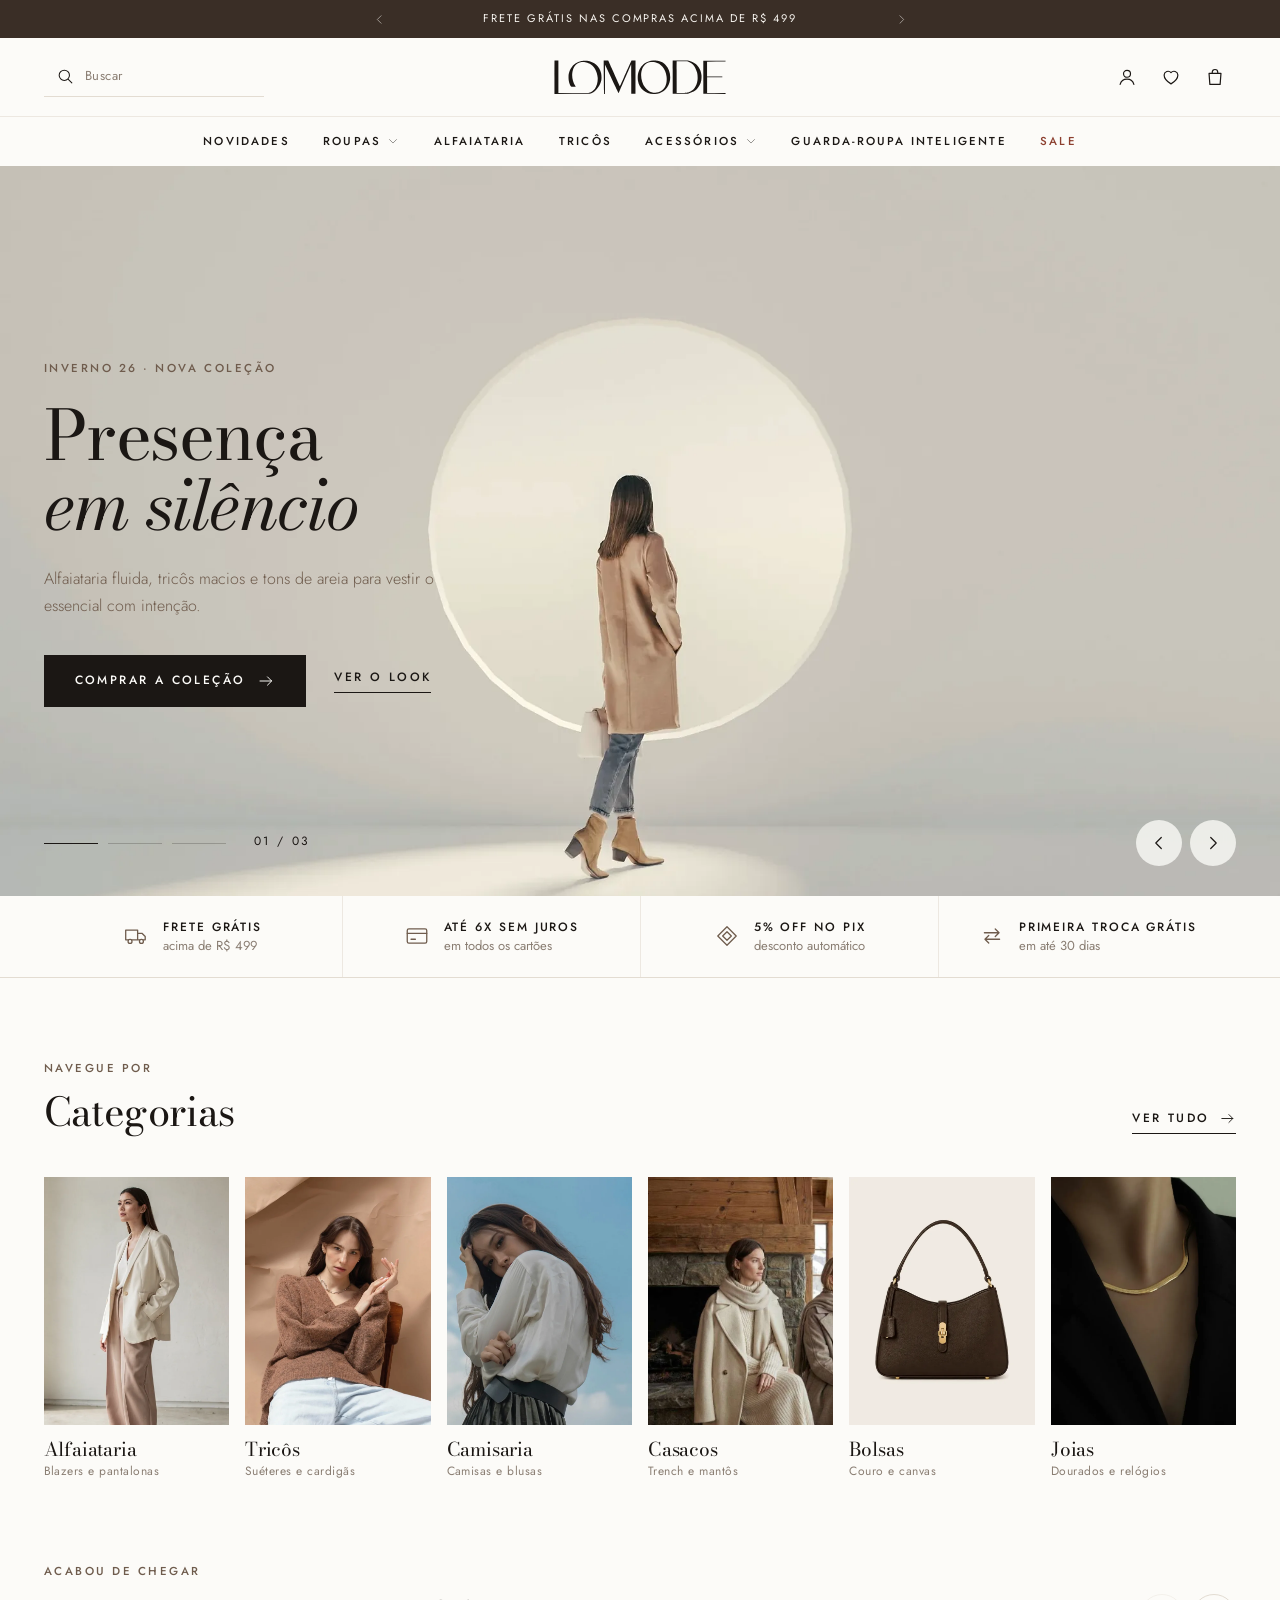
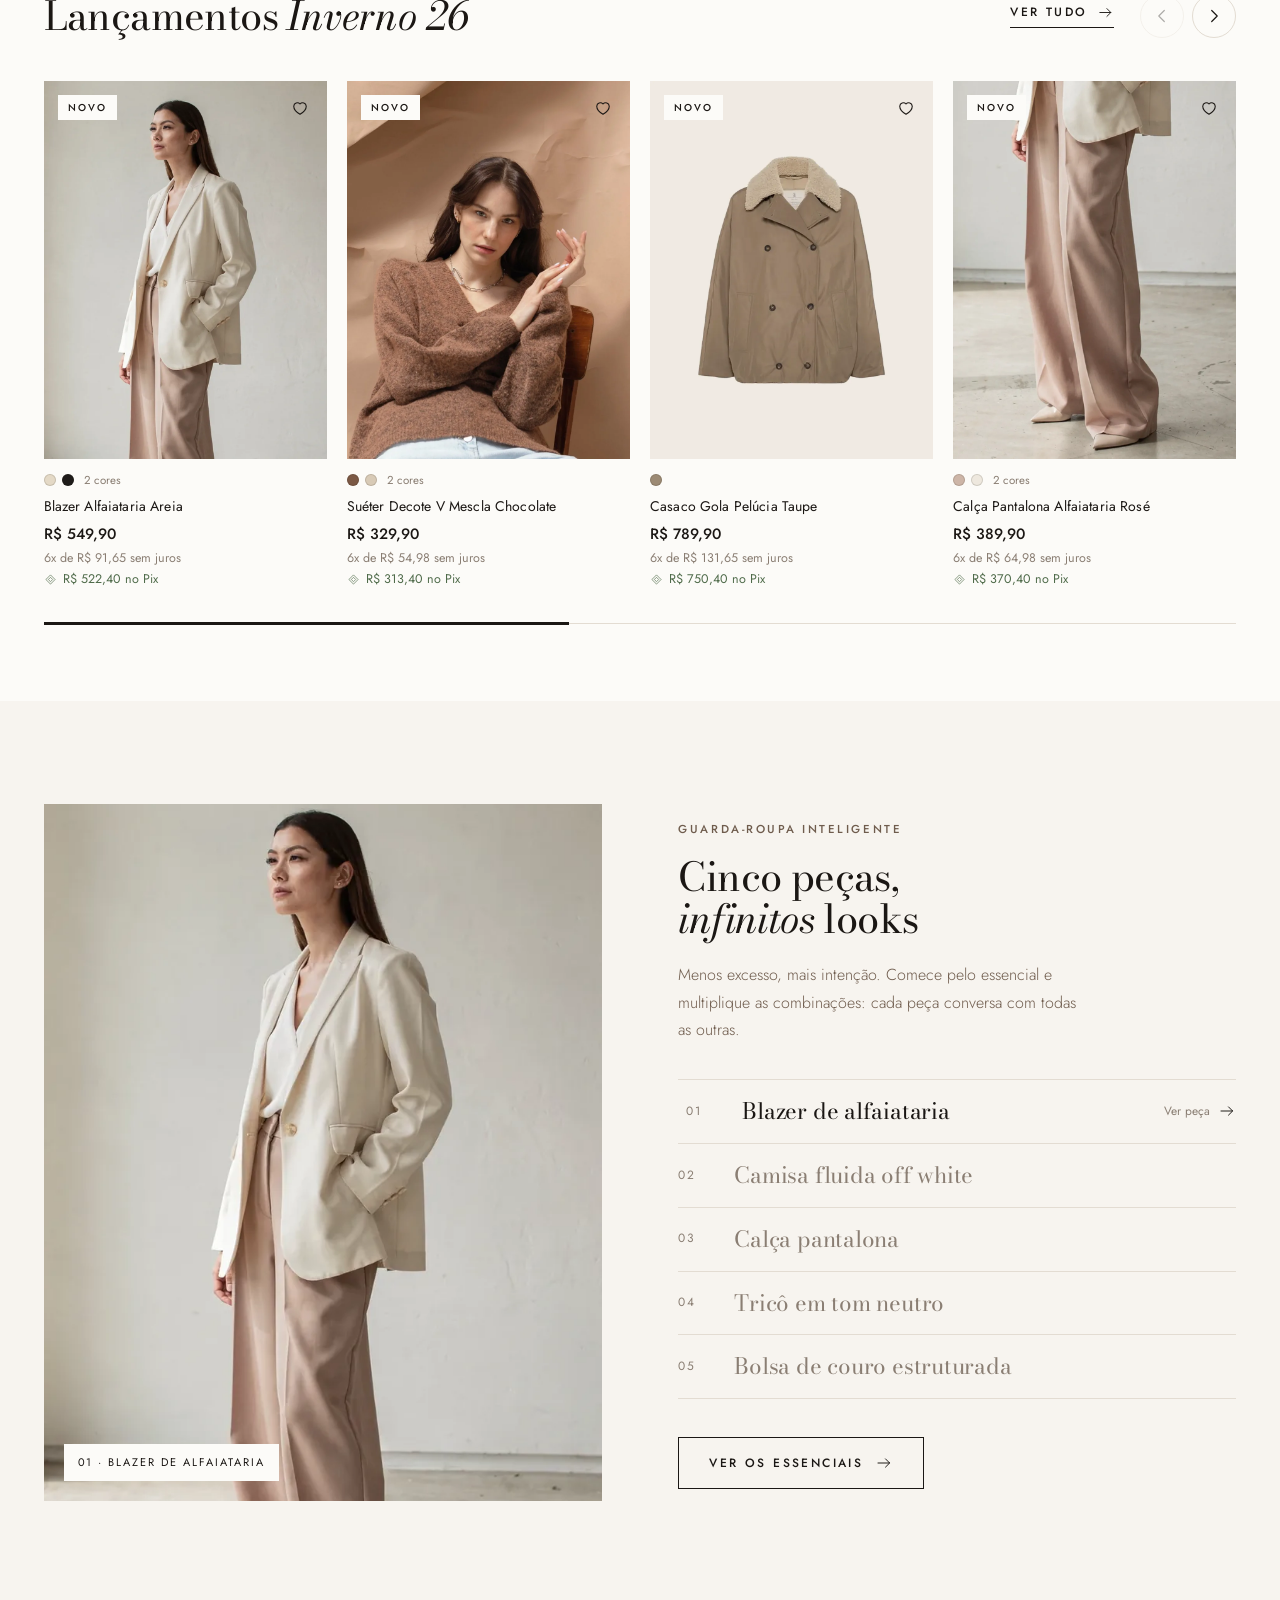
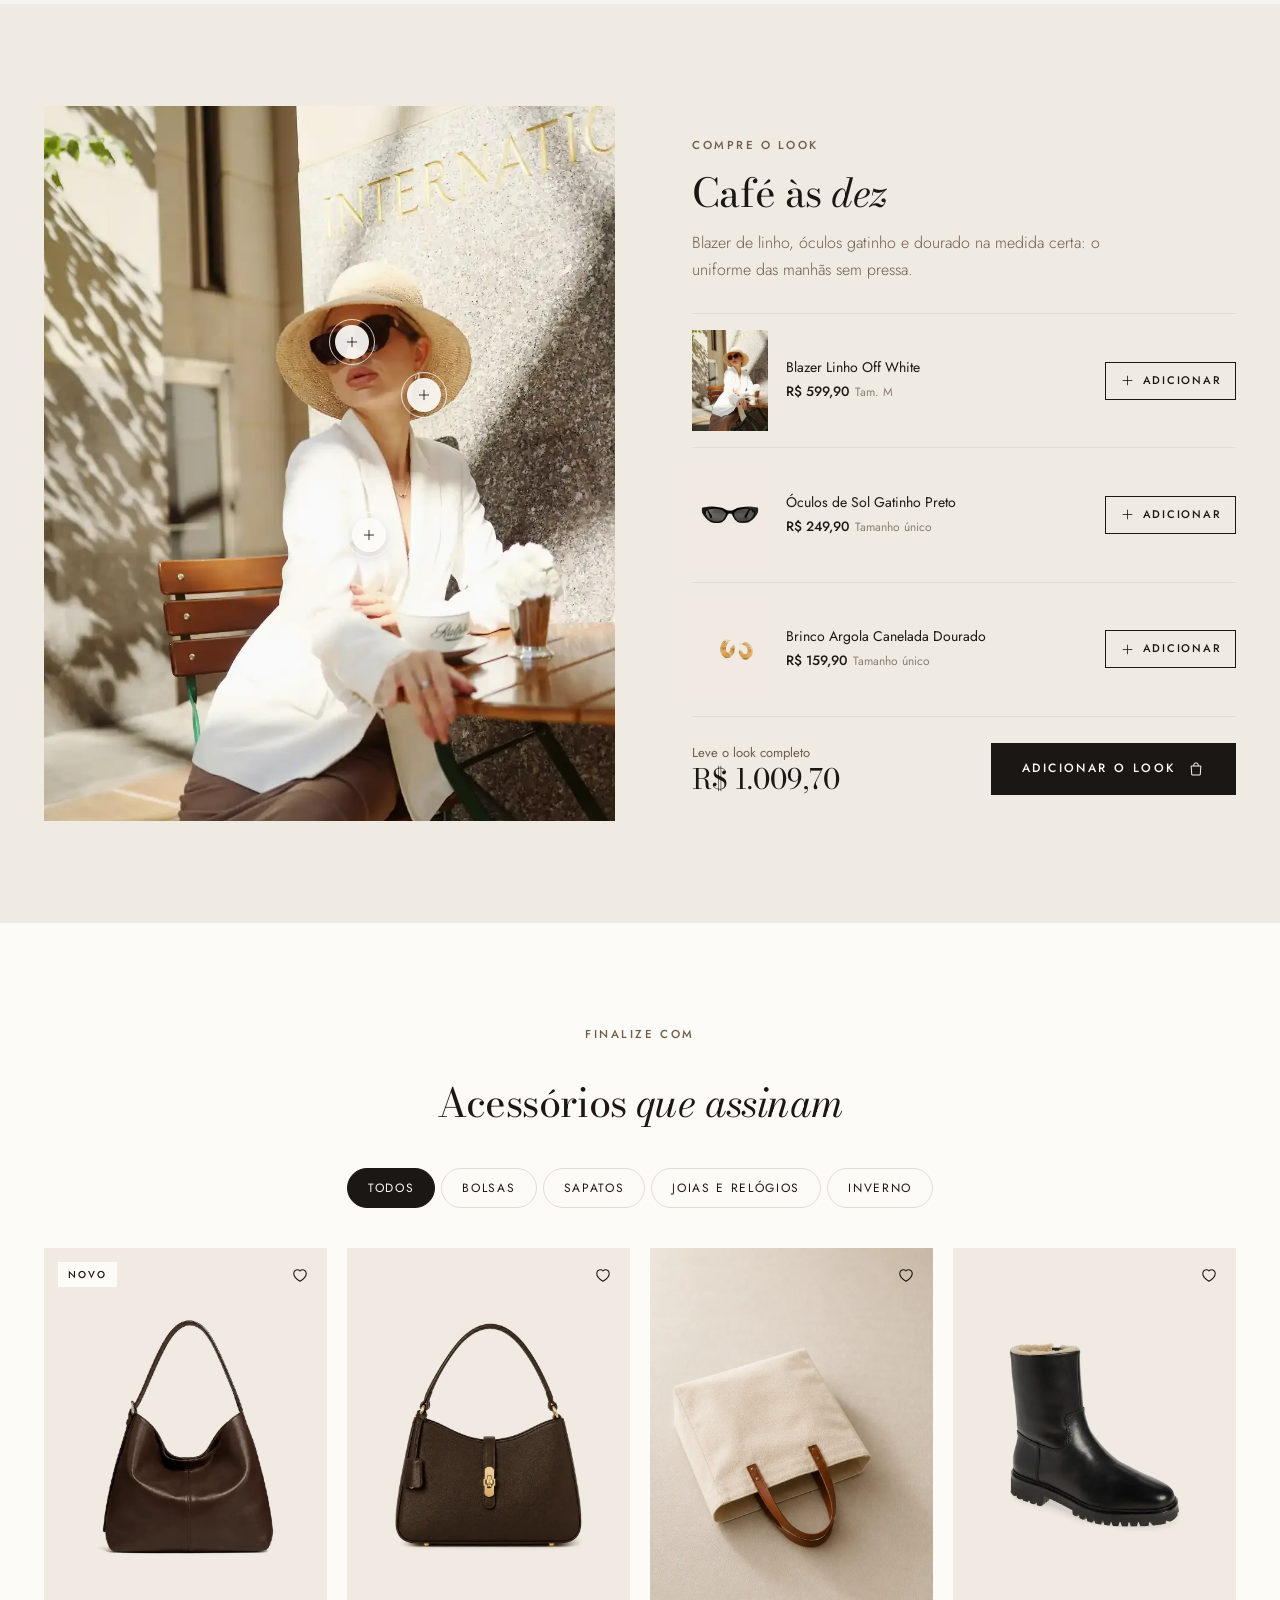
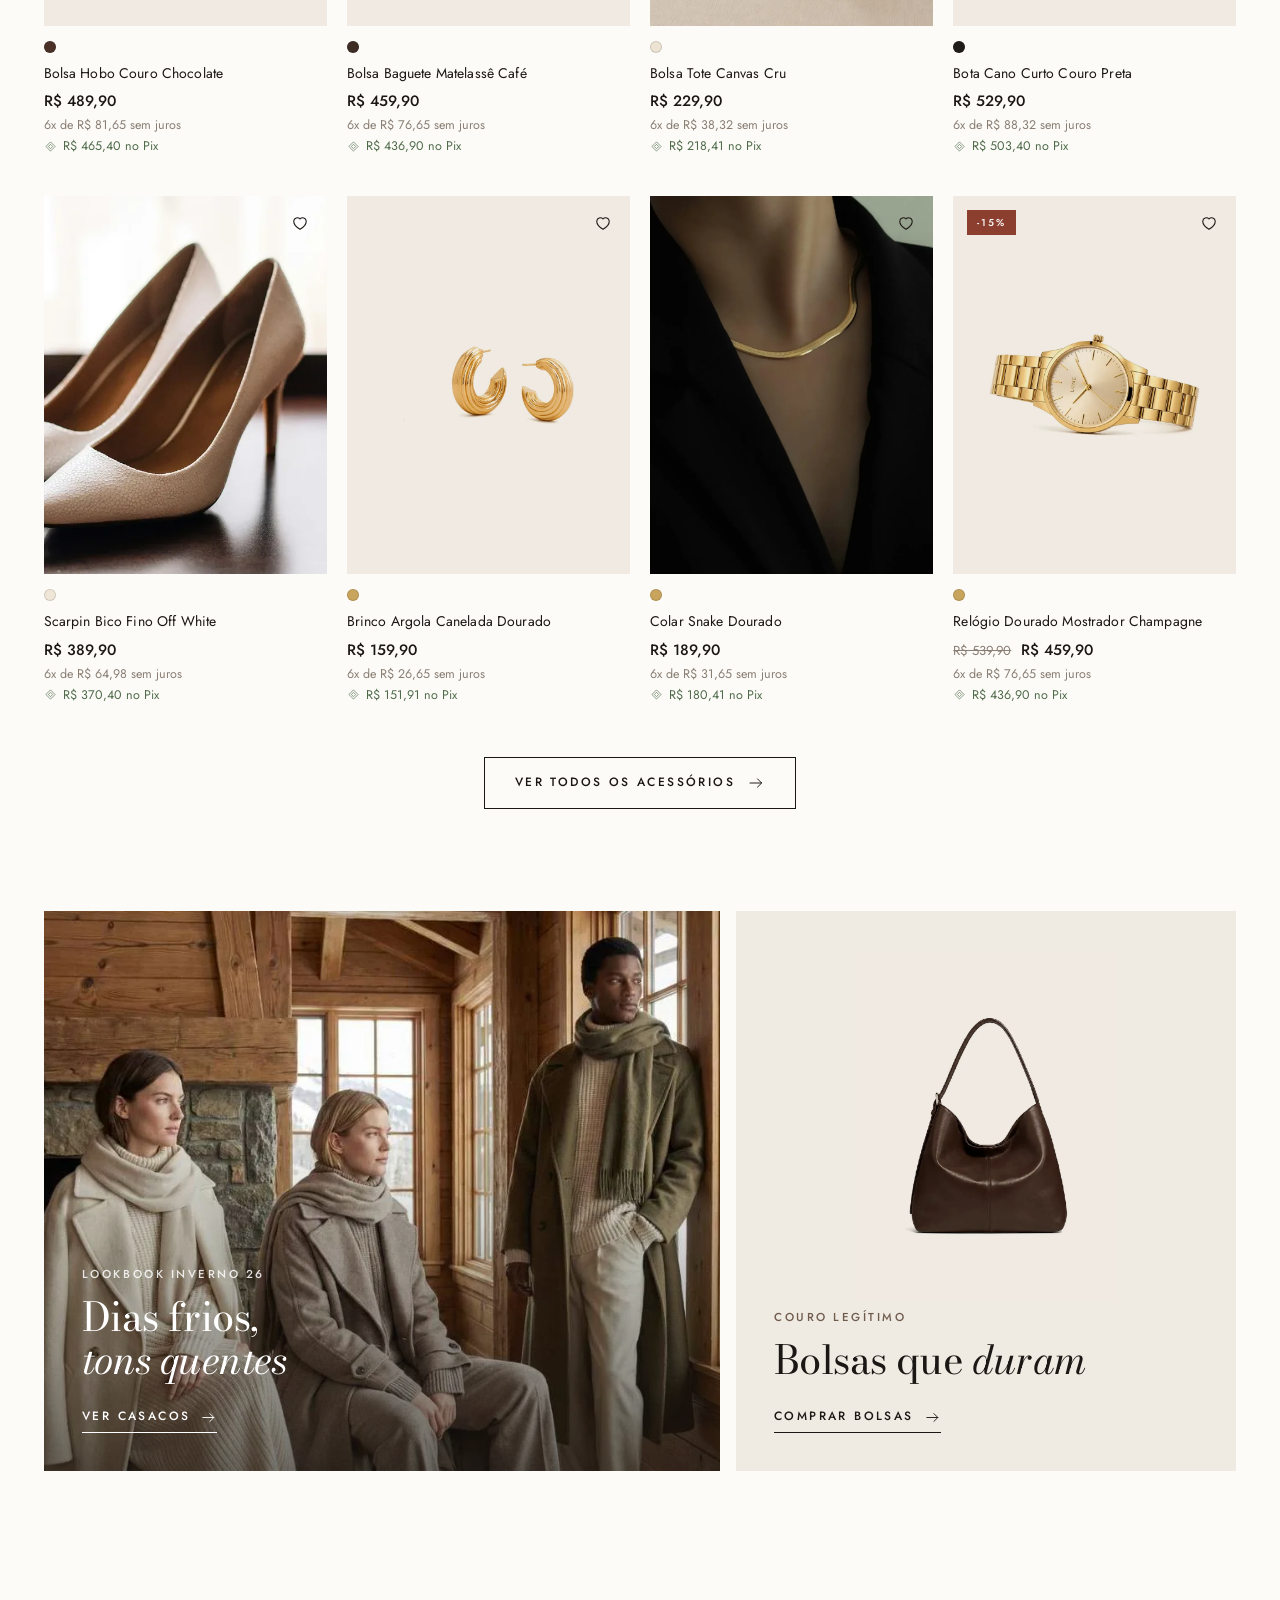
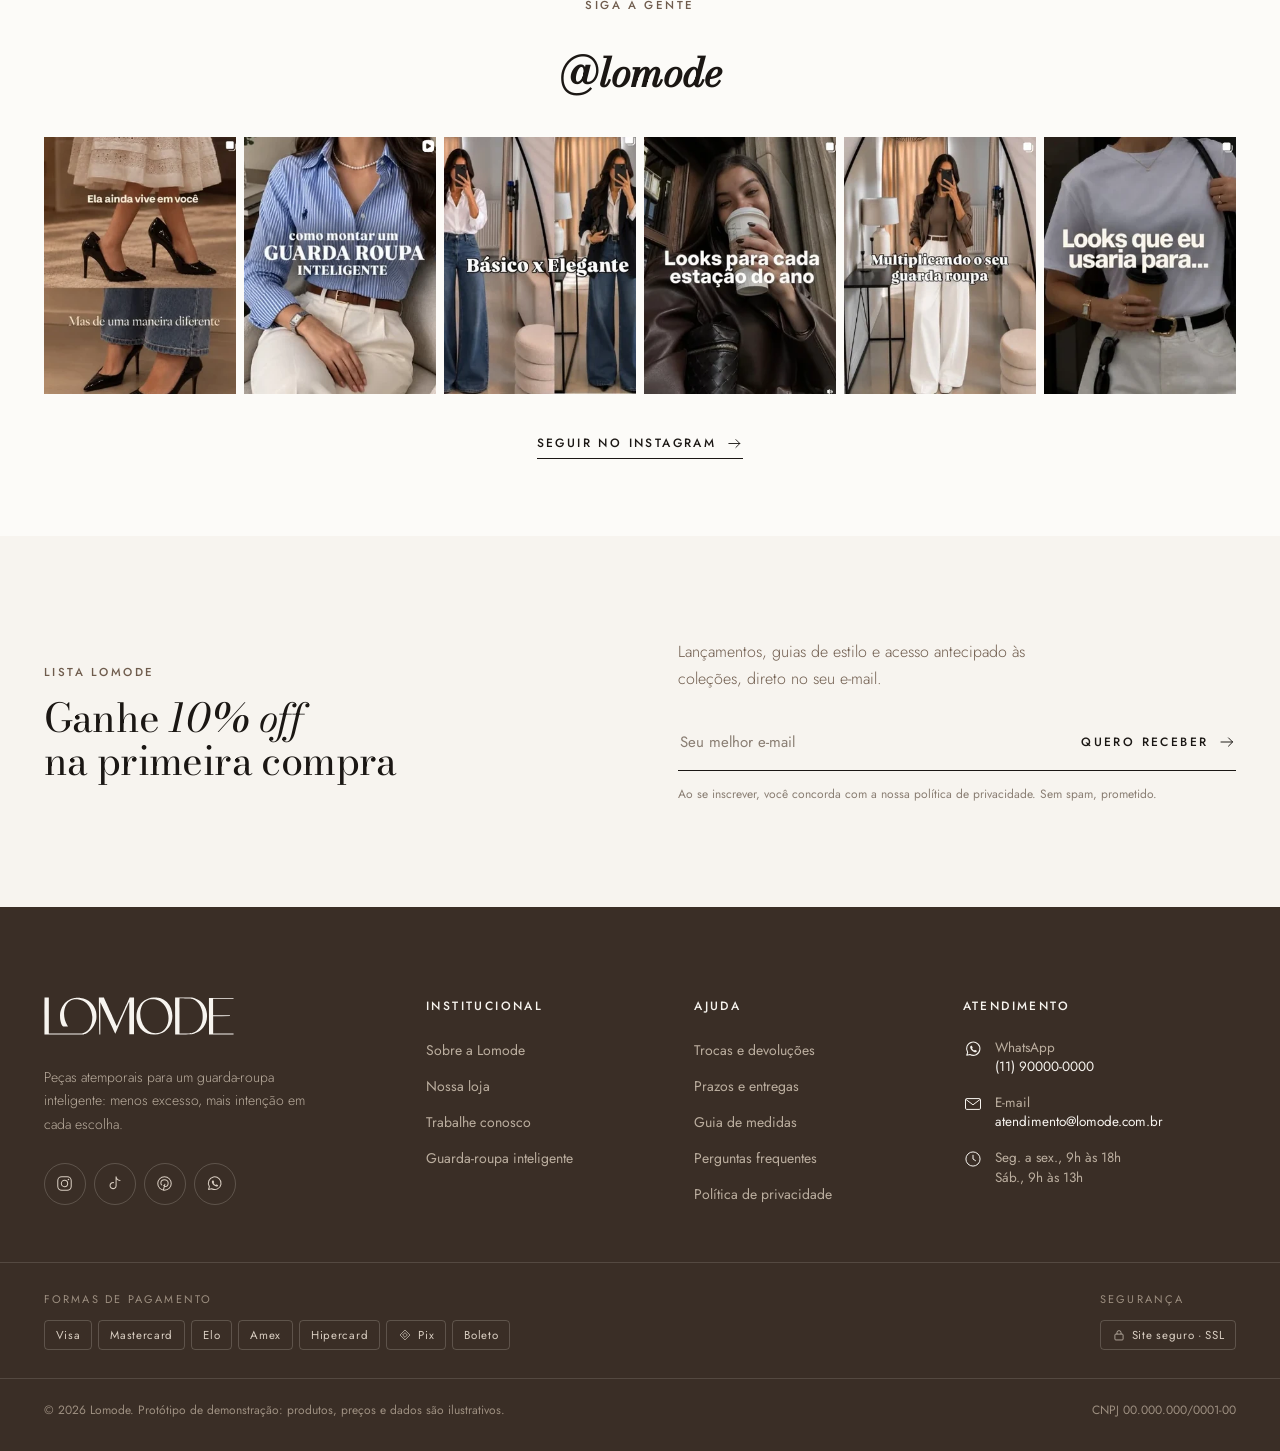
<file: index.html>
<!doctype html>
<html lang="pt-BR">
<head>
  <meta charset="utf-8">
  <meta name="viewport" content="width=device-width, initial-scale=1, viewport-fit=cover">
  <title>Lomode · Moda feminina atemporal</title>
  <meta name="description" content="Lomode: alfaiataria fluida, tricôs e acessórios para um guarda-roupa inteligente. Protótipo visual de loja virtual.">
  <meta name="robots" content="noindex">
  <meta name="theme-color" content="#FCFBF8">
  <link rel="icon" href="favicon.svg" type="image/svg+xml">
  <link rel="preload" href="assets/fonts/bodoni-moda-latin-400-normal.woff2" as="font" type="font/woff2" crossorigin>
  <link rel="preload" href="assets/fonts/jost-latin-400-normal.woff2" as="font" type="font/woff2" crossorigin>
  <link rel="preload" href="assets/img/hero-1.webp" as="image" media="(min-width: 641px)">
  <link rel="preload" href="assets/img/hero-1-m.webp" as="image" media="(max-width: 640px)">
  <link rel="stylesheet" href="assets/css/style.css">
  <script>document.documentElement.classList.add('js');</script>
</head>
<body data-page="home">
  <a class="sr-only" href="#conteudo">Pular para o conteúdo</a>
  <header id="site-header"></header>
  <script src="assets/js/data.js"></script>
  <script src="assets/js/layout.js"></script>

  <main id="conteudo">

    <!-- ===== Banner principal ===== -->
    <section class="hero" aria-roledescription="carrossel" aria-label="Destaques">
      <div class="hero__slide hero__slide--a is-active" data-theme="light" aria-roledescription="slide" aria-label="1 de 3">
        <div class="hero__media">
          <picture>
            <source media="(max-width: 640px)" srcset="assets/img/hero-1-m.webp">
            <img src="assets/img/hero-1.webp" alt="Mulher de casaco areia diante de um arco de luz em estúdio claro" width="2000" height="1290" fetchpriority="high">
          </picture>
        </div>
        <div class="hero__content container">
          <div class="hero__copy">
            <span class="eyebrow">Inverno 26 · Nova coleção</span>
            <h1 class="display">Presença<br><em>em silêncio</em></h1>
            <p class="lead">Alfaiataria fluida, tricôs macios e tons de areia para vestir o essencial com intenção.</p>
            <div class="hero__actions">
              <a class="btn" href="colecao.html?c=novidades">Comprar a coleção <svg class="i" aria-hidden="true"><use href="#i-arrow"></use></svg></a>
              <a class="link" href="#look">Ver o look</a>
            </div>
          </div>
        </div>
      </div>

      <div class="hero__slide hero__slide--b" data-theme="light" aria-roledescription="slide" aria-label="2 de 3">
        <div class="hero__tri">
          <figure><img src="assets/img/look-1.webp" alt="Look com blazer de alfaiataria areia e calça pantalona rosé" width="1200" height="1600" loading="lazy"></figure>
          <div class="hero__panel">
            <div class="hero__copy">
              <span class="eyebrow">Edição especial</span>
              <h2 class="display">Básico <span class="hero__times">×</span><em>Elegante</em></h2>
              <p class="lead">As mesmas peças-chave, duas leituras. Monte a sua versão do guarda-roupa inteligente.</p>
              <div class="hero__actions"><a class="btn" href="#guia">Montar meu look <svg class="i" aria-hidden="true"><use href="#i-arrow"></use></svg></a></div>
            </div>
          </div>
          <figure><img src="assets/img/look-2.webp" alt="Look com suéter de tricô chocolate e jeans claro" width="1143" height="1600" loading="lazy"></figure>
        </div>
      </div>

      <div class="hero__slide hero__slide--c" data-theme="dark" aria-roledescription="slide" aria-label="3 de 3">
        <div class="hero__split">
          <figure>
            <picture>
              <source media="(max-width: 960px)" srcset="assets/img/hero-3-m.webp">
              <img src="assets/img/hero-3.webp" alt="Arara com tricôs em tons de cru, caramelo e café" width="1200" height="900" loading="lazy">
            </picture>
          </figure>
          <div class="hero__dark">
            <div class="hero__copy">
              <span class="eyebrow">Tricôs</span>
              <h2 class="display">Feitos para<br><em>abraçar</em></h2>
              <p class="lead">Texturas encorpadas em café, cru e caramelo. Peças para repetir o inverno inteiro.</p>
              <div class="hero__actions"><a class="btn btn--light" href="colecao.html?c=tricos">Comprar tricôs <svg class="i" aria-hidden="true"><use href="#i-arrow"></use></svg></a></div>
            </div>
          </div>
        </div>
      </div>

      <div class="hero__ui container">
        <div class="hero__dots" role="tablist" aria-label="Escolher destaque">
          <button class="hero__dot is-active" type="button" role="tab" aria-label="Destaque 1"><span></span></button>
          <button class="hero__dot" type="button" role="tab" aria-label="Destaque 2"><span></span></button>
          <button class="hero__dot" type="button" role="tab" aria-label="Destaque 3"><span></span></button>
          <span class="hero__count" data-hero-count>01 / 03</span>
        </div>
        <div class="hero__arrows">
          <button class="hero__arrow" type="button" data-hero="-1" aria-label="Destaque anterior"><svg class="i" aria-hidden="true"><use href="#i-left"></use></svg></button>
          <button class="hero__arrow" type="button" data-hero="1" aria-label="Próximo destaque"><svg class="i" aria-hidden="true"><use href="#i-right"></use></svg></button>
        </div>
      </div>
    </section>

    <!-- ===== Benefícios ===== -->
    <section class="perks" aria-label="Vantagens">
      <ul class="perks__list container">
        <li class="perk"><svg class="i" aria-hidden="true"><use href="#i-truck"></use></svg><p><b>Frete grátis</b><span>acima de R$ 499</span></p></li>
        <li class="perk"><svg class="i" aria-hidden="true"><use href="#i-card"></use></svg><p><b>Até 6x sem juros</b><span>em todos os cartões</span></p></li>
        <li class="perk"><svg class="i" aria-hidden="true"><use href="#i-pix"></use></svg><p><b>5% off no Pix</b><span>desconto automático</span></p></li>
        <li class="perk"><svg class="i" aria-hidden="true"><use href="#i-swap"></use></svg><p><b>Primeira troca grátis</b><span>em até 30 dias</span></p></li>
      </ul>
    </section>

    <!-- ===== Categorias ===== -->
    <section class="section section--tight" aria-labelledby="t-cats">
      <div class="container">
        <div class="shead reveal">
          <div><span class="eyebrow">Navegue por</span><h2 class="h2" id="t-cats">Categorias</h2></div>
          <a class="link" href="colecao.html?c=roupas">Ver tudo <svg class="i" aria-hidden="true"><use href="#i-arrow"></use></svg></a>
        </div>
        <div class="cats">
          <a class="cat reveal" href="colecao.html?c=alfaiataria"><div class="cat__img"><img src="assets/img/cat-alfaiataria.webp" alt="" loading="lazy" width="720" height="960"></div><p class="cat__name">Alfaiataria<svg class="i" aria-hidden="true"><use href="#i-arrow"></use></svg></p><span class="cat__count">Blazers e pantalonas</span></a>
          <a class="cat reveal reveal-d1" href="colecao.html?c=tricos"><div class="cat__img"><img src="assets/img/cat-tricos.webp" alt="" loading="lazy" width="720" height="960"></div><p class="cat__name">Tricôs<svg class="i" aria-hidden="true"><use href="#i-arrow"></use></svg></p><span class="cat__count">Suéteres e cardigãs</span></a>
          <a class="cat reveal reveal-d2" href="colecao.html?c=camisaria"><div class="cat__img"><img src="assets/img/cat-camisaria.webp" alt="" loading="lazy" width="720" height="960"></div><p class="cat__name">Camisaria<svg class="i" aria-hidden="true"><use href="#i-arrow"></use></svg></p><span class="cat__count">Camisas e blusas</span></a>
          <a class="cat reveal reveal-d3" href="colecao.html?c=casacos"><div class="cat__img"><img src="assets/img/cat-casacos.webp" alt="" loading="lazy" width="503" height="670"></div><p class="cat__name">Casacos<svg class="i" aria-hidden="true"><use href="#i-arrow"></use></svg></p><span class="cat__count">Trench e mantôs</span></a>
          <a class="cat reveal reveal-d2" href="colecao.html?c=bolsas"><div class="cat__img"><img src="assets/img/cat-bolsas.webp" alt="" loading="lazy" width="720" height="960"></div><p class="cat__name">Bolsas<svg class="i" aria-hidden="true"><use href="#i-arrow"></use></svg></p><span class="cat__count">Couro e canvas</span></a>
          <a class="cat reveal reveal-d3" href="colecao.html?c=joias"><div class="cat__img"><img src="assets/img/cat-acessorios.webp" alt="" loading="lazy" width="720" height="960"></div><p class="cat__name">Joias<svg class="i" aria-hidden="true"><use href="#i-arrow"></use></svg></p><span class="cat__count">Dourados e relógios</span></a>
        </div>
      </div>
    </section>

    <!-- ===== Lançamentos ===== -->
    <section class="section section--tight" aria-labelledby="t-new" style="padding-top:0">
      <div class="container">
        <div class="shead reveal">
          <div><span class="eyebrow">Acabou de chegar</span><h2 class="h2" id="t-new">Lançamentos <em>Inverno 26</em></h2></div>
          <div class="shead__side">
            <a class="link" href="colecao.html?c=novidades">Ver tudo <svg class="i" aria-hidden="true"><use href="#i-arrow"></use></svg></a>
            <div class="arrows">
              <button class="arrow" type="button" data-rail-prev="new" aria-label="Anterior"><svg class="i" aria-hidden="true"><use href="#i-left"></use></svg></button>
              <button class="arrow" type="button" data-rail-next="new" aria-label="Próximo"><svg class="i" aria-hidden="true"><use href="#i-right"></use></svg></button>
            </div>
          </div>
        </div>
        <div class="rail reveal" data-rail="new">
          <div class="rail__track" data-shelf="blazer-alfaiataria-areia,sueter-decote-v-chocolate,casaco-gola-pelucia,calca-pantalona-rose,camisa-fluida-off-white,trico-trancas-cafe,calca-wide-leg-cafe,blazer-linho-off-white,camisa-cetim-champagne"></div>
          <div class="rail__progress"><span></span></div>
        </div>
      </div>
    </section>

    <!-- ===== Guarda-roupa inteligente ===== -->
    <section class="section section--linen" id="guia" aria-labelledby="t-guide">
      <div class="container guide">
        <div class="guide__stage reveal" data-guide-stage>
          <img class="is-active" src="assets/img/cat-alfaiataria.webp" alt="Blazer de alfaiataria areia" loading="lazy" width="720" height="960">
          <img src="assets/img/p-camisa-off.webp" alt="Camisa fluida off white" loading="lazy" width="900" height="1200">
          <img src="assets/img/p-pantalona.webp" alt="Calça pantalona rosé" loading="lazy" width="900" height="1200">
          <img src="assets/img/p-sueter.webp" alt="Suéter de tricô chocolate" loading="lazy" width="900" height="1200">
          <img src="assets/img/p-bolsa-hobo.webp" alt="Bolsa hobo de couro chocolate" loading="lazy" width="900" height="1200">
          <span class="guide__tag" data-guide-tag>01 · Blazer de alfaiataria</span>
        </div>
        <div class="guide__copy reveal reveal-d1">
          <span class="eyebrow">Guarda-roupa inteligente</span>
          <h2 class="h2" id="t-guide">Cinco peças,<br><em>infinitos</em> looks</h2>
          <p class="lead">Menos excesso, mais intenção. Comece pelo essencial e multiplique as combinações: cada peça conversa com todas as outras.</p>
          <ol class="guide__list" data-guide>
            <li class="guide__item is-active"><a href="produto.html?id=blazer-alfaiataria-areia"><span class="guide__name">Blazer de alfaiataria</span><span class="guide__hint"><span>Ver peça</span><svg class="i" aria-hidden="true"><use href="#i-arrow"></use></svg></span></a></li>
            <li class="guide__item"><a href="produto.html?id=camisa-fluida-off-white"><span class="guide__name">Camisa fluida off white</span><span class="guide__hint"><span>Ver peça</span><svg class="i" aria-hidden="true"><use href="#i-arrow"></use></svg></span></a></li>
            <li class="guide__item"><a href="produto.html?id=calca-pantalona-rose"><span class="guide__name">Calça pantalona</span><span class="guide__hint"><span>Ver peça</span><svg class="i" aria-hidden="true"><use href="#i-arrow"></use></svg></span></a></li>
            <li class="guide__item"><a href="produto.html?id=sueter-decote-v-chocolate"><span class="guide__name">Tricô em tom neutro</span><span class="guide__hint"><span>Ver peça</span><svg class="i" aria-hidden="true"><use href="#i-arrow"></use></svg></span></a></li>
            <li class="guide__item"><a href="produto.html?id=bolsa-hobo-couro"><span class="guide__name">Bolsa de couro estruturada</span><span class="guide__hint"><span>Ver peça</span><svg class="i" aria-hidden="true"><use href="#i-arrow"></use></svg></span></a></li>
          </ol>
          <div class="guide__cta"><a class="btn btn--ghost" href="colecao.html?c=roupas">Ver os essenciais <svg class="i" aria-hidden="true"><use href="#i-arrow"></use></svg></a></div>
        </div>
      </div>
    </section>

    <!-- ===== Compre o look ===== -->
    <section class="section section--sand" id="look" aria-labelledby="t-look">
      <div class="container look" data-look>
        <div class="look__img reveal">
          <img src="assets/img/look-3.webp" alt="Mulher de blazer de linho off white, chapéu e óculos escuros em um café" loading="lazy" width="968" height="1613">
          <button class="hotspot" type="button" style="left:54%;top:33%" data-hot="oculos-gatinho-preto" aria-label="Ver óculos de sol gatinho"><svg class="i" aria-hidden="true"><use href="#i-plus"></use></svg></button>
          <button class="hotspot" type="button" style="left:57%;top:60%" data-hot="blazer-linho-off-white" aria-label="Ver blazer de linho"><svg class="i" aria-hidden="true"><use href="#i-plus"></use></svg></button>
          <button class="hotspot" type="button" style="left:66.5%;top:40.5%" data-hot="brinco-argola-canelada" aria-label="Ver brinco argola"><svg class="i" aria-hidden="true"><use href="#i-plus"></use></svg></button>
        </div>
        <div class="look__copy reveal reveal-d1">
          <span class="eyebrow">Compre o look</span>
          <h2 class="h2" id="t-look">Café às <em>dez</em></h2>
          <p class="lead">Blazer de linho, óculos gatinho e dourado na medida certa: o uniforme das manhãs sem pressa.</p>
          <div class="look__items" data-look-items="blazer-linho-off-white,oculos-gatinho-preto,brinco-argola-canelada"></div>
          <div class="look__total">
            <p>Leve o look completo<b data-look-total></b></p>
            <button class="btn" type="button" data-look-all>Adicionar o look <svg class="i" aria-hidden="true"><use href="#i-bag"></use></svg></button>
          </div>
        </div>
      </div>
    </section>

    <!-- ===== Acessórios ===== -->
    <section class="section" aria-labelledby="t-acc">
      <div class="container">
        <div class="shead shead--center reveal">
          <span class="eyebrow">Finalize com</span>
          <h2 class="h2" id="t-acc">Acessórios <em>que assinam</em></h2>
        </div>
        <div class="tabs reveal" role="tablist" aria-label="Filtrar acessórios" data-tabs="acc">
          <button class="tab" type="button" role="tab" aria-selected="true" data-tab="">Todos</button>
          <button class="tab" type="button" role="tab" aria-selected="false" data-tab="Bolsas">Bolsas</button>
          <button class="tab" type="button" role="tab" aria-selected="false" data-tab="Sapatos">Sapatos</button>
          <button class="tab" type="button" role="tab" aria-selected="false" data-tab="Joias">Joias e relógios</button>
          <button class="tab" type="button" role="tab" aria-selected="false" data-tab="Inverno">Inverno</button>
        </div>
        <div class="grid" data-tab-grid="acc"></div>
        <div class="center"><a class="btn btn--ghost" href="colecao.html?c=acessorios">Ver todos os acessórios <svg class="i" aria-hidden="true"><use href="#i-arrow"></use></svg></a></div>
      </div>
    </section>

    <!-- ===== Banners ===== -->
    <section class="section section--tight" style="padding-top:0" aria-label="Campanhas">
      <div class="container duo">
        <a class="promo reveal" href="colecao.html?c=casacos">
          <img src="assets/img/ed-cabana.webp" alt="Três pessoas com casacos e cachecóis em tons neutros numa cabana" loading="lazy" width="1200" height="670">
          <div class="promo__copy">
            <span class="eyebrow">Lookbook Inverno 26</span>
            <h2 class="h2">Dias frios,<br><em>tons quentes</em></h2>
            <span class="link">Ver casacos <svg class="i" aria-hidden="true"><use href="#i-arrow"></use></svg></span>
          </div>
        </a>
        <a class="promo promo--sand reveal reveal-d1" href="colecao.html?c=bolsas">
          <img src="assets/img/p-bolsa-hobo.webp" alt="Bolsa hobo de couro chocolate" loading="lazy" width="900" height="1200">
          <div class="promo__copy">
            <span class="eyebrow">Couro legítimo</span>
            <h2 class="h2">Bolsas que <em>duram</em></h2>
            <span class="link">Comprar bolsas <svg class="i" aria-hidden="true"><use href="#i-arrow"></use></svg></span>
          </div>
        </a>
      </div>
    </section>

    <!-- ===== Instagram ===== -->
    <section class="section section--tight" style="padding-top:clamp(24px,4vw,48px)" aria-labelledby="t-ig">
      <div class="container">
        <div class="shead shead--center reveal">
          <span class="eyebrow">Siga a gente</span>
          <h2 class="handle" id="t-ig">@lomode</h2>
        </div>
        <div class="insta reveal">
          <a href="#" data-demo="Instagram @lomode" aria-label="Post: Ela ainda vive em você"><img src="assets/img/ig-1.webp" alt="" loading="lazy" width="300" height="400"><svg class="i" aria-hidden="true"><use href="#i-instagram"></use></svg></a>
          <a href="#" data-demo="Instagram @lomode" aria-label="Post: Como montar um guarda-roupa inteligente"><img src="assets/img/ig-2.webp" alt="" loading="lazy" width="300" height="400"><svg class="i" aria-hidden="true"><use href="#i-instagram"></use></svg></a>
          <a href="#" data-demo="Instagram @lomode" aria-label="Post: Básico x Elegante"><img src="assets/img/ig-3.webp" alt="" loading="lazy" width="300" height="400"><svg class="i" aria-hidden="true"><use href="#i-instagram"></use></svg></a>
          <a href="#" data-demo="Instagram @lomode" aria-label="Post: Looks para cada estação do ano"><img src="assets/img/ig-4.webp" alt="" loading="lazy" width="300" height="400"><svg class="i" aria-hidden="true"><use href="#i-instagram"></use></svg></a>
          <a href="#" data-demo="Instagram @lomode" aria-label="Post: Multiplicando o seu guarda-roupa"><img src="assets/img/ig-5.webp" alt="" loading="lazy" width="300" height="400"><svg class="i" aria-hidden="true"><use href="#i-instagram"></use></svg></a>
          <a href="#" data-demo="Instagram @lomode" aria-label="Post: Looks que eu usaria para"><img src="assets/img/ig-6.webp" alt="" loading="lazy" width="300" height="400"><svg class="i" aria-hidden="true"><use href="#i-instagram"></use></svg></a>
        </div>
        <div class="center" style="margin-top:36px"><a class="link" href="#" data-demo="Instagram @lomode">Seguir no Instagram <svg class="i" aria-hidden="true"><use href="#i-arrow"></use></svg></a></div>
      </div>
    </section>

    <!-- ===== Newsletter ===== -->
    <section class="section section--linen" aria-labelledby="t-news">
      <div class="container news">
        <div class="reveal">
          <span class="eyebrow">Lista Lomode</span>
          <h2 class="h2" id="t-news">Ganhe <em>10% off</em><br>na primeira compra</h2>
        </div>
        <div class="reveal reveal-d1" data-news>
          <p class="lead" style="margin-bottom:22px">Lançamentos, guias de estilo e acesso antecipado às coleções, direto no seu e-mail.</p>
          <form class="news__form" novalidate>
            <label class="sr-only" for="news-email">Seu e-mail</label>
            <input id="news-email" type="email" placeholder="Seu melhor e-mail" autocomplete="email" required>
            <button type="submit"><span>Quero receber</span><svg class="i" aria-hidden="true"><use href="#i-arrow"></use></svg></button>
          </form>
          <p class="news__fine">Ao se inscrever, você concorda com a nossa política de privacidade. Sem spam, prometido.</p>
        </div>
      </div>
    </section>
  </main>

  <footer id="site-footer"></footer>
  <script>Lomode.renderFooter();</script>
  <script src="assets/js/app.js"></script>
</body>
</html>
</file>
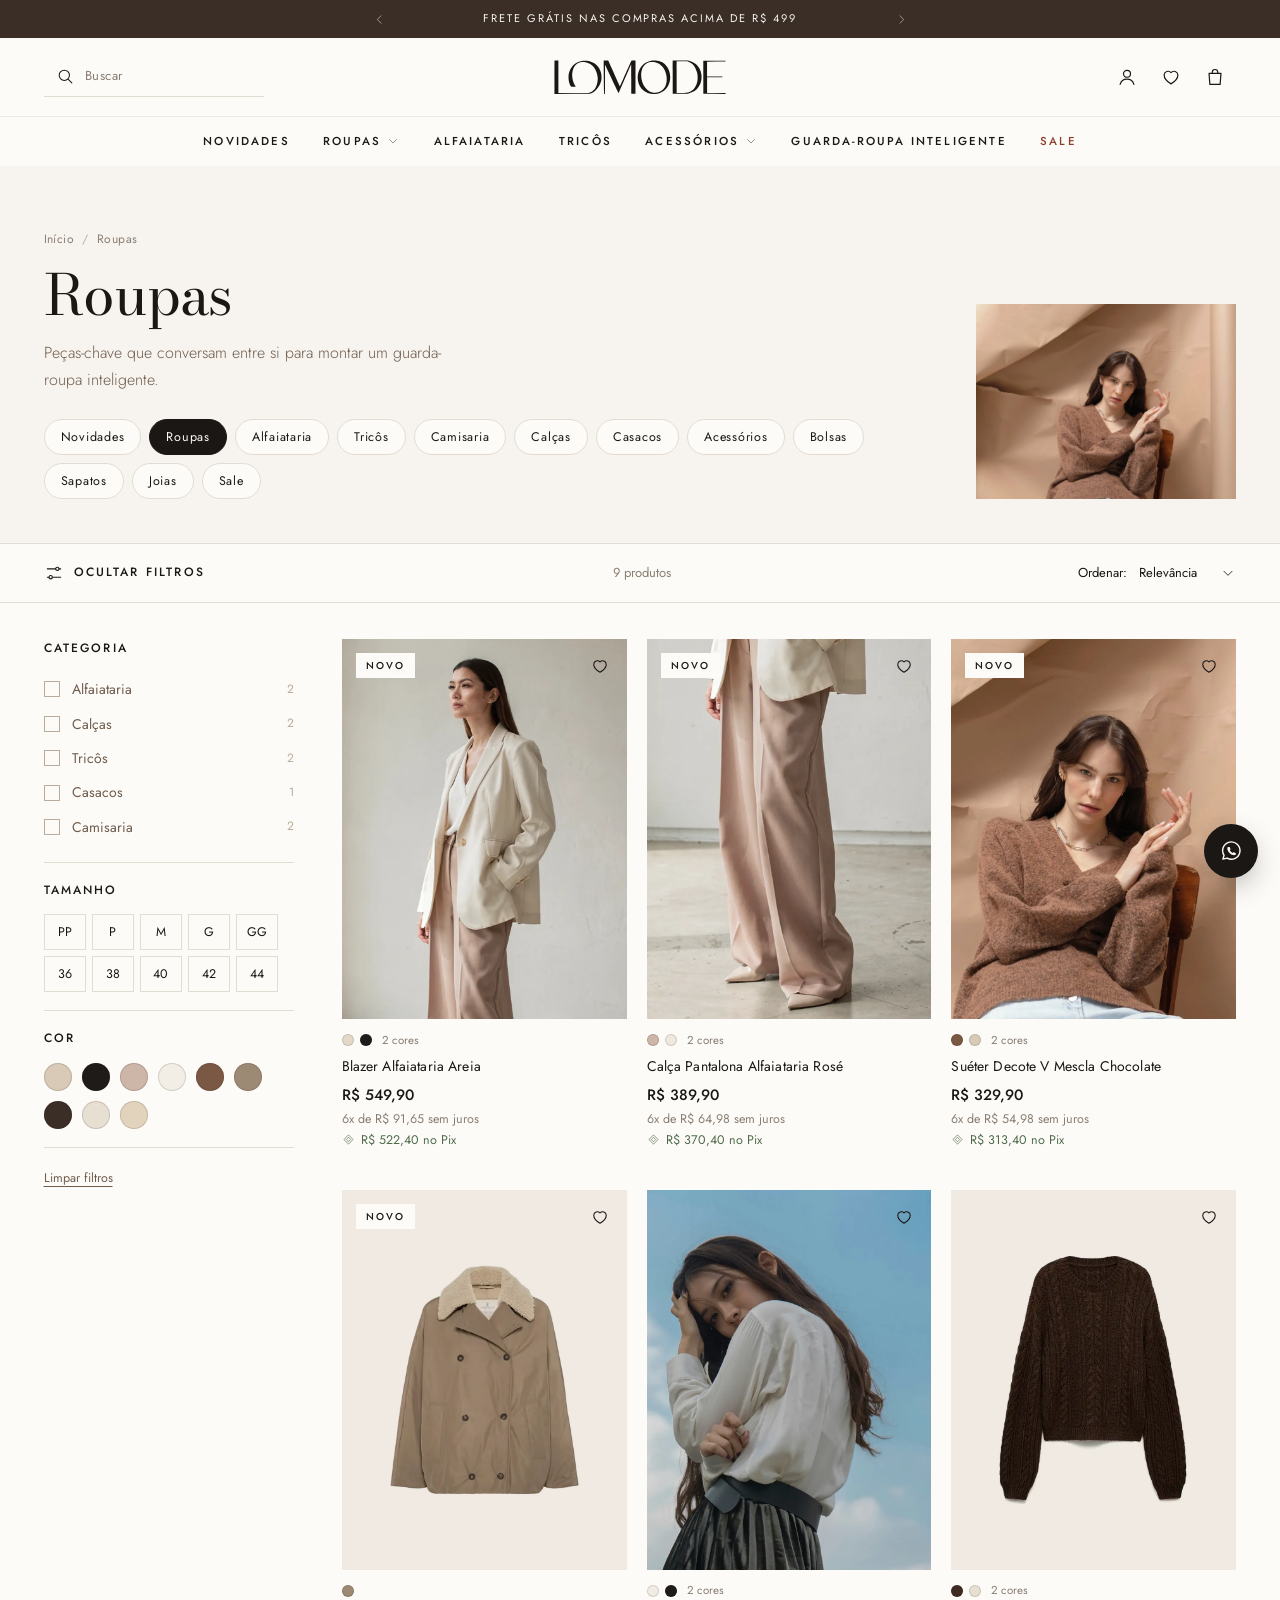
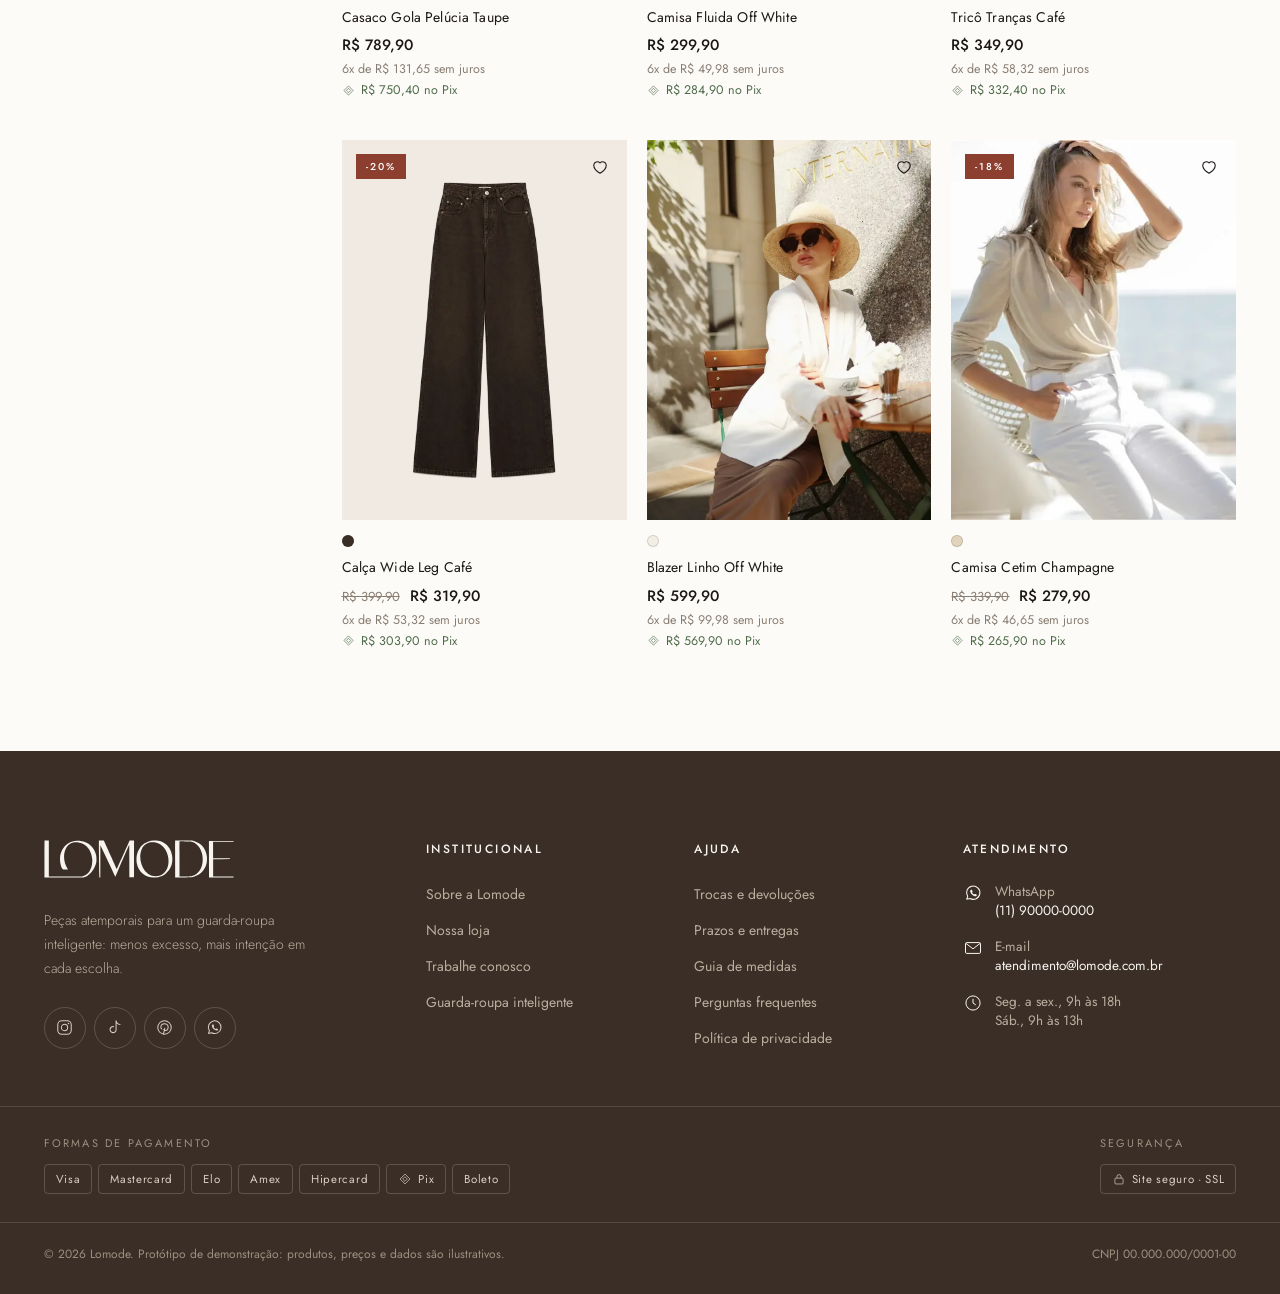
<file: colecao.html>
<!doctype html>
<html lang="pt-BR">
<head>
  <meta charset="utf-8">
  <meta name="viewport" content="width=device-width, initial-scale=1, viewport-fit=cover">
  <title>Coleção · Lomode</title>
  <meta name="robots" content="noindex">
  <meta name="theme-color" content="#FCFBF8">
  <link rel="icon" href="favicon.svg" type="image/svg+xml">
  <link rel="preload" href="assets/fonts/bodoni-moda-latin-400-normal.woff2" as="font" type="font/woff2" crossorigin>
  <link rel="preload" href="assets/fonts/jost-latin-400-normal.woff2" as="font" type="font/woff2" crossorigin>
  <link rel="stylesheet" href="assets/css/style.css">
  <script>document.documentElement.classList.add('js');</script>
</head>
<body data-page="collection">
  <a class="sr-only" href="#conteudo">Pular para o conteúdo</a>
  <header id="site-header"></header>
  <script src="assets/js/data.js"></script>
  <script src="assets/js/layout.js"></script>

  <main id="conteudo">
    <section class="plp-hero">
      <div class="container plp-hero__inner">
        <div>
          <nav class="crumbs" aria-label="Você está em"><a href="index.html">Início</a><span data-plp-crumb>Coleção</span></nav>
          <h1 class="display" data-plp-title>Coleção</h1>
          <p class="lead" data-plp-desc></p>
          <div class="chips" data-plp-chips></div>
        </div>
        <div class="plp-hero__img"><img data-plp-img src="assets/img/look-1.webp" alt="" width="1200" height="1600"></div>
      </div>
    </section>

    <div class="toolbar">
      <div class="container toolbar__inner">
        <button class="toolbar__btn" type="button" data-filters-toggle><svg class="i" aria-hidden="true"><use href="#i-filter"></use></svg><span>Ocultar filtros</span></button>
        <p class="toolbar__count" data-plp-count></p>
        <label class="sort">Ordenar:
          <select data-sort aria-label="Ordenar produtos">
            <option value="rel">Relevância</option>
            <option value="new">Novidades</option>
            <option value="asc">Menor preço</option>
            <option value="desc">Maior preço</option>
          </select>
          <svg class="i" aria-hidden="true"><use href="#i-down"></use></svg>
        </label>
      </div>
    </div>

    <div class="container plp">
      <aside class="filters" aria-label="Filtros" aria-hidden="false">
        <div class="filters__head"><p>Filtros</p><button class="icon-btn" type="button" data-close aria-label="Fechar filtros"><svg class="i" aria-hidden="true"><use href="#i-close"></use></svg></button></div>
        <div data-filters-body></div>
      </aside>
      <div class="grid" data-plp-grid></div>
    </div>
  </main>

  <footer id="site-footer"></footer>
  <script>Lomode.renderFooter();</script>
  <script src="assets/js/app.js"></script>
</body>
</html>
</file>
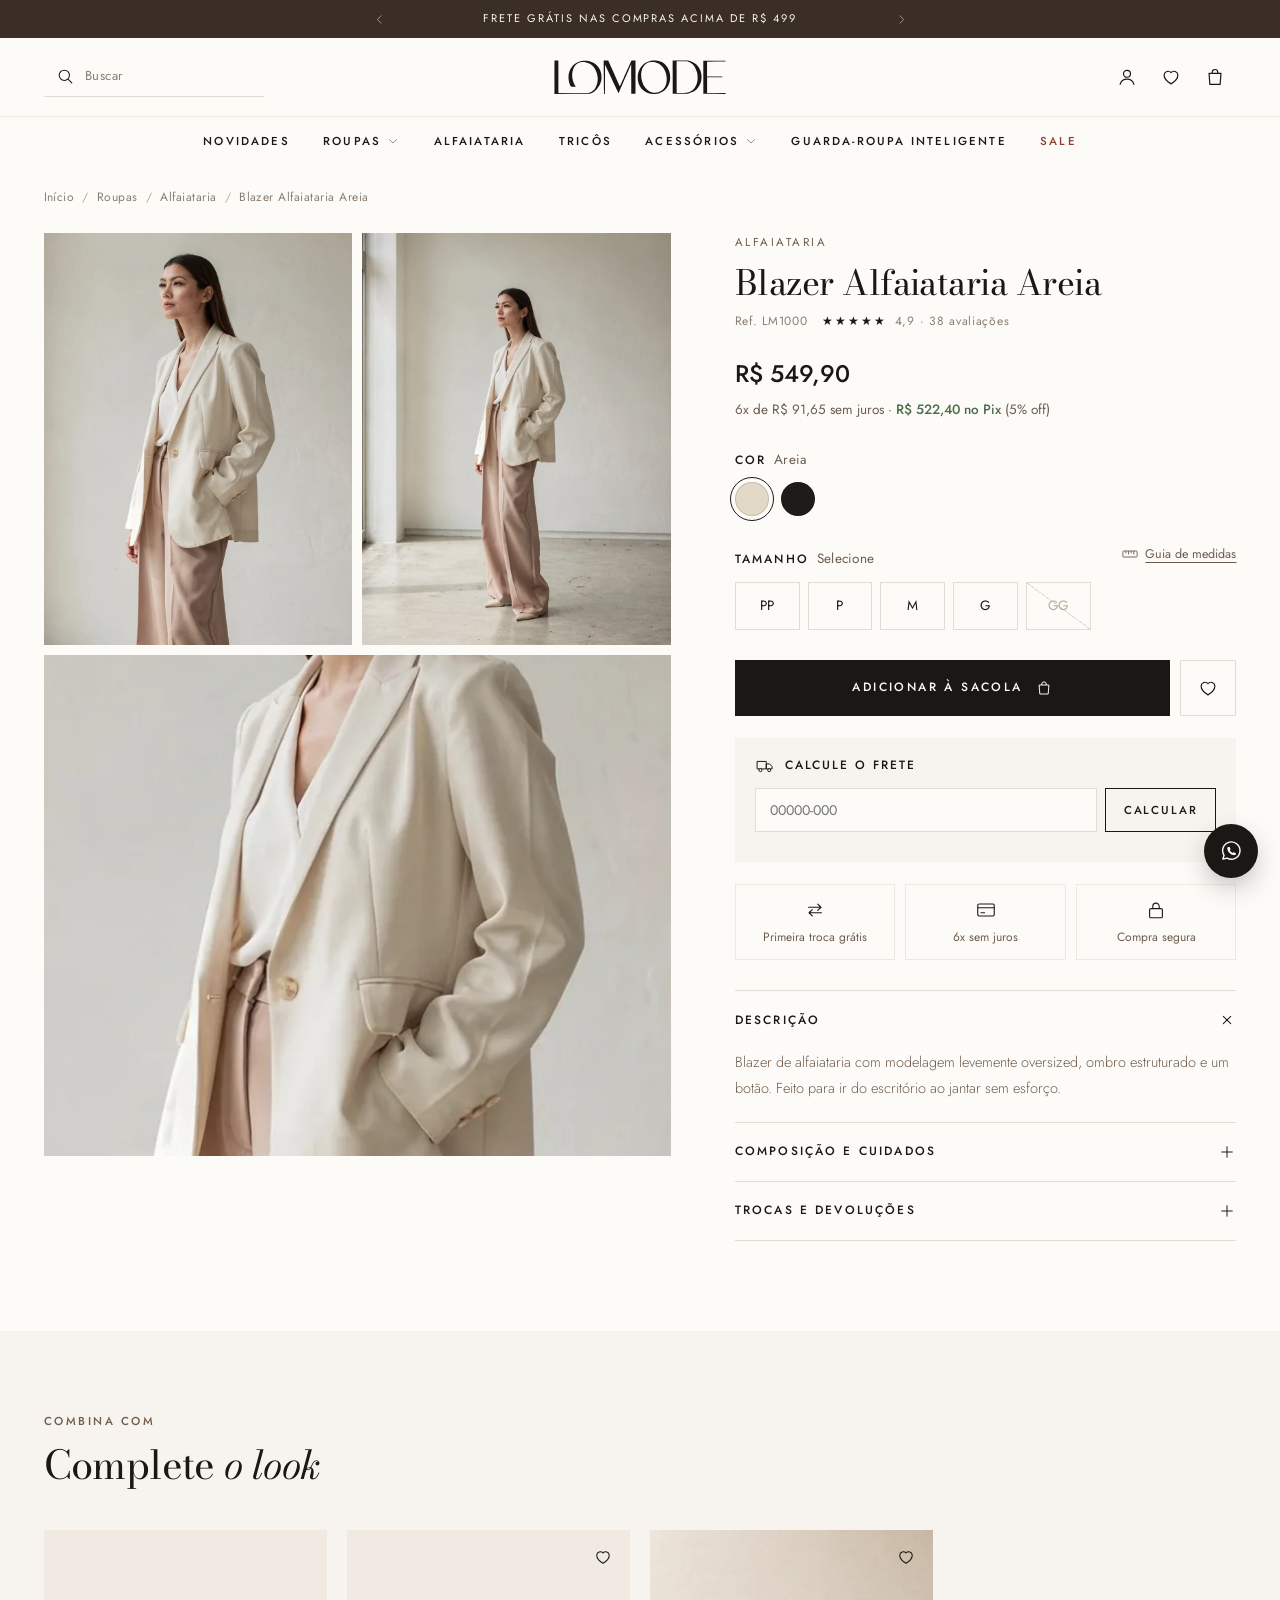
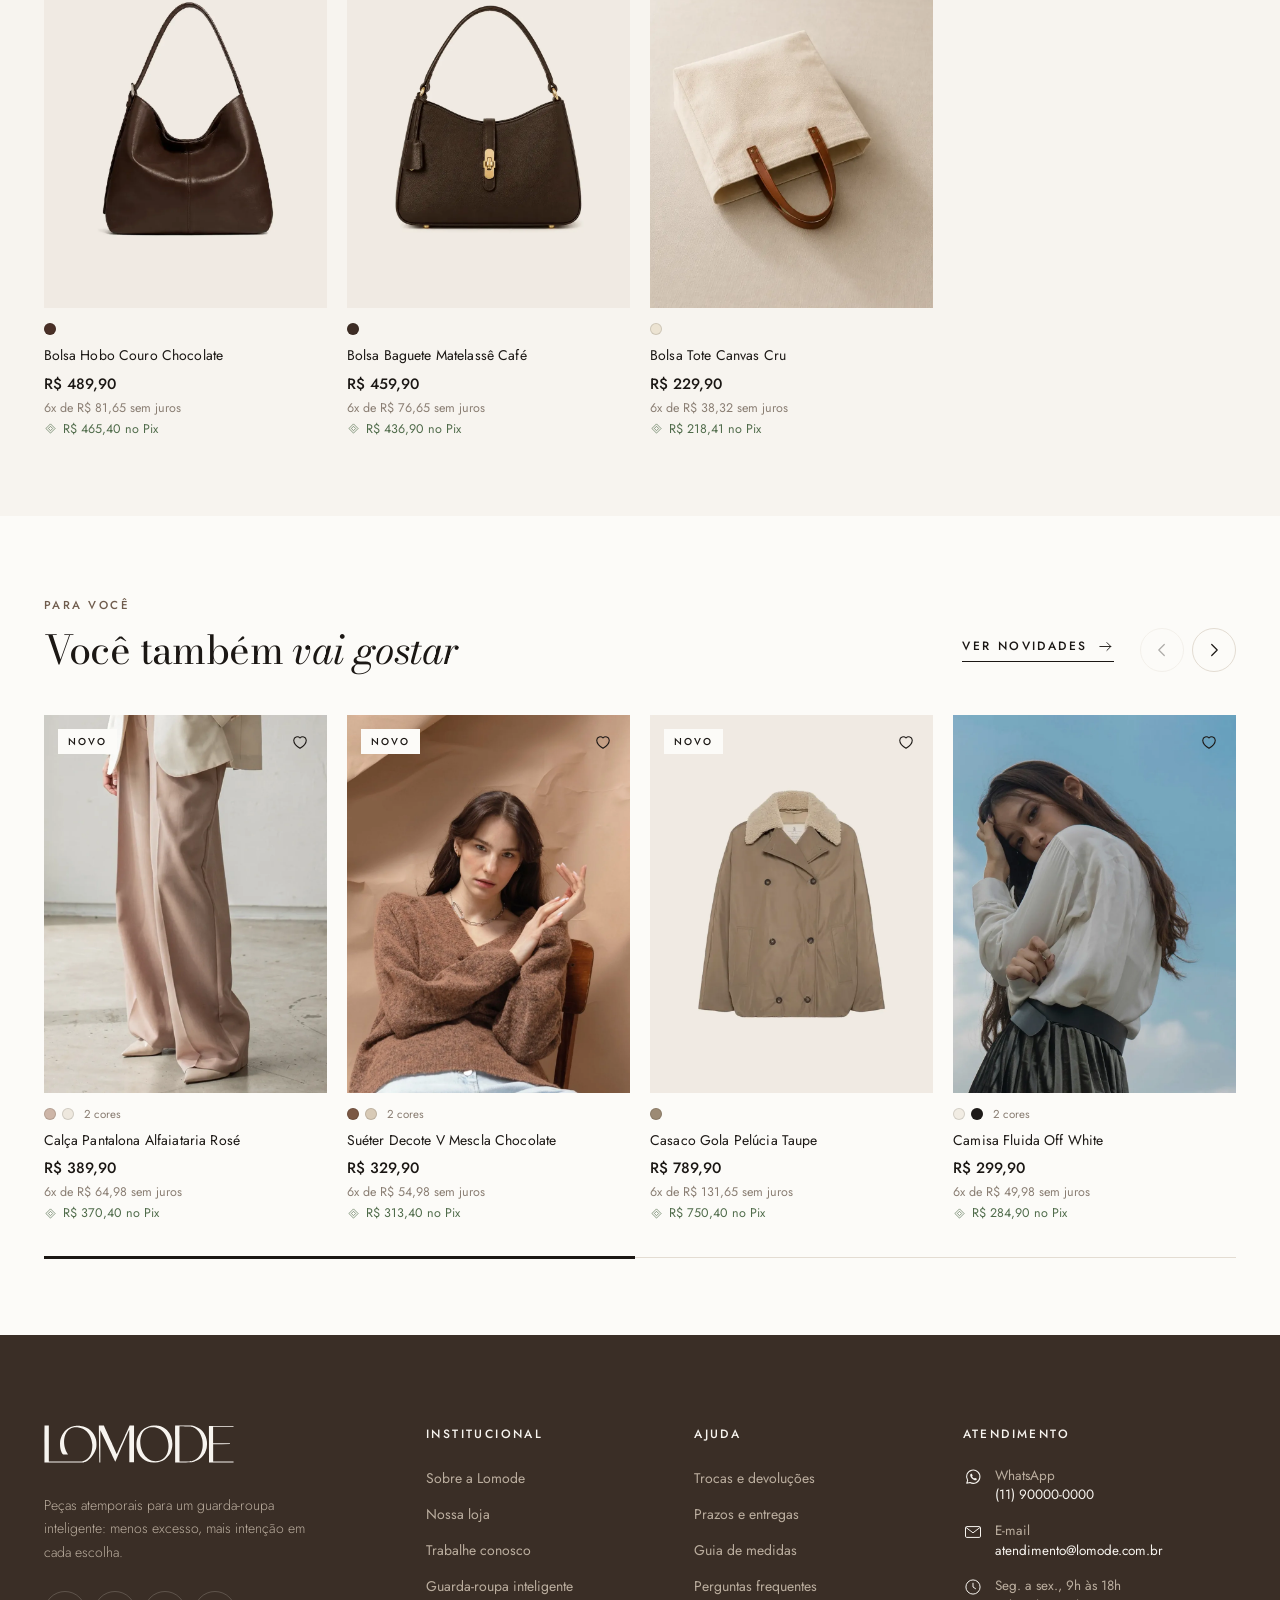
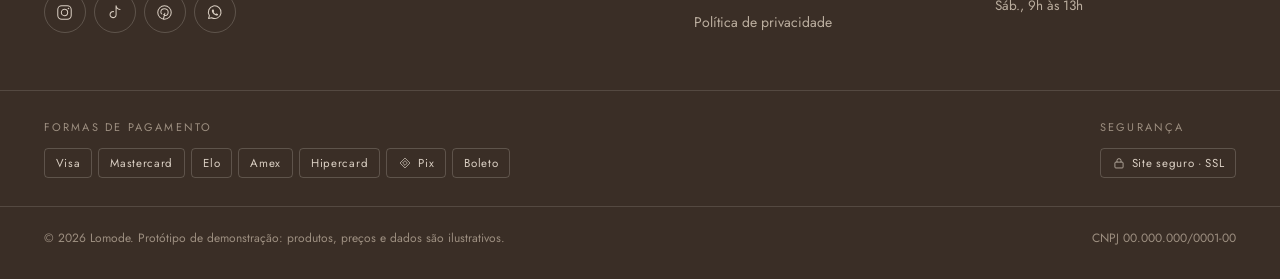
<file: produto.html>
<!doctype html>
<html lang="pt-BR">
<head>
  <meta charset="utf-8">
  <meta name="viewport" content="width=device-width, initial-scale=1, viewport-fit=cover">
  <title>Produto · Lomode</title>
  <meta name="robots" content="noindex">
  <meta name="theme-color" content="#FCFBF8">
  <link rel="icon" href="favicon.svg" type="image/svg+xml">
  <link rel="preload" href="assets/fonts/bodoni-moda-latin-400-normal.woff2" as="font" type="font/woff2" crossorigin>
  <link rel="preload" href="assets/fonts/jost-latin-400-normal.woff2" as="font" type="font/woff2" crossorigin>
  <link rel="stylesheet" href="assets/css/style.css">
  <script>document.documentElement.classList.add('js');</script>
</head>
<body data-page="product">
  <a class="sr-only" href="#conteudo">Pular para o conteúdo</a>
  <header id="site-header"></header>
  <script src="assets/js/data.js"></script>
  <script src="assets/js/layout.js"></script>

  <main id="conteudo">
    <div class="container pdp__crumbs"><nav class="crumbs" aria-label="Você está em" data-crumbs></nav></div>
    <div class="container pdp">
      <div class="gallery__wrap">
        <div class="gallery" data-gallery></div>
        <div class="gallery__dots" data-gallery-dots aria-hidden="true"></div>
      </div>
      <div class="info" data-info></div>
    </div>

    <section class="section section--linen section--tight" aria-labelledby="t-complete">
      <div class="container">
        <div class="shead"><div><span class="eyebrow">Combina com</span><h2 class="h2" id="t-complete">Complete <em>o look</em></h2></div></div>
        <div class="grid" data-complete></div>
      </div>
    </section>

    <section class="section section--tight" aria-labelledby="t-similar">
      <div class="container">
        <div class="shead">
          <div><span class="eyebrow">Para você</span><h2 class="h2" id="t-similar">Você também <em>vai gostar</em></h2></div>
          <div class="shead__side">
            <a class="link" href="colecao.html?c=novidades">Ver novidades <svg class="i" aria-hidden="true"><use href="#i-arrow"></use></svg></a>
            <div class="arrows">
              <button class="arrow" type="button" data-rail-prev="sim" aria-label="Anterior"><svg class="i" aria-hidden="true"><use href="#i-left"></use></svg></button>
              <button class="arrow" type="button" data-rail-next="sim" aria-label="Próximo"><svg class="i" aria-hidden="true"><use href="#i-right"></use></svg></button>
            </div>
          </div>
        </div>
        <div class="rail" data-rail="sim">
          <div class="rail__track" data-similar></div>
          <div class="rail__progress"><span></span></div>
        </div>
      </div>
    </section>
  </main>

  <div class="sticky-buy" data-sticky-buy></div>

  <div class="modal" data-modal role="dialog" aria-modal="true" aria-labelledby="t-sizes">
    <div class="modal__box">
      <button class="icon-btn modal__close" type="button" data-modal-close aria-label="Fechar"><svg class="i" aria-hidden="true"><use href="#i-close"></use></svg></button>
      <h2 class="h3" id="t-sizes">Guia de <em>medidas</em></h2>
      <p>Medidas do corpo, em centímetros. Na dúvida entre dois tamanhos, escolha o maior para um caimento mais solto.</p>
      <table class="table">
        <thead><tr><th>Tamanho</th><th>Busto</th><th>Cintura</th><th>Quadril</th></tr></thead>
        <tbody>
          <tr><td>PP · 34</td><td>80–84</td><td>62–66</td><td>88–92</td></tr>
          <tr><td>P · 36</td><td>84–88</td><td>66–70</td><td>92–96</td></tr>
          <tr><td>M · 38/40</td><td>88–94</td><td>70–76</td><td>96–102</td></tr>
          <tr><td>G · 42</td><td>94–100</td><td>76–82</td><td>102–108</td></tr>
          <tr><td>GG · 44</td><td>100–106</td><td>82–88</td><td>108–114</td></tr>
        </tbody>
      </table>
    </div>
  </div>

  <footer id="site-footer"></footer>
  <script>Lomode.renderFooter();</script>
  <script src="assets/js/app.js"></script>
</body>
</html>
</file>
<file: assets/css/style.css>
/* =========================================================
   LOMODE — protótipo visual de loja virtual
   ========================================================= */

/* ---------- fontes (hospedadas no próprio site) ---------- */
@font-face { font-family: 'Bodoni Moda'; font-style: normal; font-weight: 400; font-display: swap; src: url(../fonts/bodoni-moda-latin-400-normal.woff2) format('woff2'); }
@font-face { font-family: 'Bodoni Moda'; font-style: italic; font-weight: 400; font-display: swap; src: url(../fonts/bodoni-moda-latin-400-italic.woff2) format('woff2'); }
@font-face { font-family: 'Bodoni Moda'; font-style: normal; font-weight: 500; font-display: swap; src: url(../fonts/bodoni-moda-latin-500-normal.woff2) format('woff2'); }
@font-face { font-family: 'Jost'; font-style: normal; font-weight: 300; font-display: swap; src: url(../fonts/jost-latin-300-normal.woff2) format('woff2'); }
@font-face { font-family: 'Jost'; font-style: normal; font-weight: 400; font-display: swap; src: url(../fonts/jost-latin-400-normal.woff2) format('woff2'); }
@font-face { font-family: 'Jost'; font-style: normal; font-weight: 500; font-display: swap; src: url(../fonts/jost-latin-500-normal.woff2) format('woff2'); }

/* ---------- tokens ---------- */
:root {
  --ink: #1B1714;
  --espresso: #3A2E26;
  --mocha: #6F5C4D;
  --muted: #8A7E73;
  --taupe: #BBAB9A;
  --line: #E3DCD2;
  --line-soft: #EDE8E1;
  --sand: #EFEAE2;
  --linen: #F7F4EF;
  --bg: #FCFBF8;
  --white: #FFFFFF;
  --sale: #8C3F2F;
  --ok: #4F6B4A;

  --serif: 'Bodoni Moda', 'Didot', 'Bodoni 72', 'Times New Roman', serif;
  --sans: 'Jost', 'Helvetica Neue', Arial, sans-serif;

  --gutter: clamp(16px, 3.4vw, 48px);
  --maxw: 1440px;
  --ease: cubic-bezier(.22, .61, .36, 1);
  --ease-out: cubic-bezier(.16, 1, .3, 1);
  --header-h: 132px;
}

/* ---------- base ---------- */
*, *::before, *::after { box-sizing: border-box; }
html { -webkit-text-size-adjust: 100%; scroll-behavior: smooth; scroll-padding-top: 110px; }
body {
  margin: 0; background: var(--bg); color: var(--ink);
  font-family: var(--sans); font-weight: 400; font-size: 15px; line-height: 1.6;
  -webkit-font-smoothing: antialiased; -moz-osx-font-smoothing: grayscale;
  text-rendering: optimizeLegibility; overflow-x: hidden;
}
body.is-locked { overflow: hidden; }
img { display: block; max-width: 100%; height: auto; }
a { color: inherit; text-decoration: none; }
button { font: inherit; color: inherit; background: none; border: 0; padding: 0; cursor: pointer; }
input, select { font: inherit; color: inherit; }
ul, ol { list-style: none; margin: 0; padding: 0; }
h1, h2, h3, h4, p { margin: 0; }
:focus-visible { outline: 1px solid var(--ink); outline-offset: 3px; }
[hidden] { display: none !important; }

.container { width: 100%; max-width: var(--maxw); margin-inline: auto; padding-inline: var(--gutter); }
.i { width: 22px; height: 22px; flex: none; }
.i--sm { width: 14px; height: 14px; }
.i--xs { width: 13px; height: 13px; }
.sr-only { position: absolute; width: 1px; height: 1px; overflow: hidden; clip: rect(0 0 0 0); white-space: nowrap; }

/* ---------- tipografia ---------- */
.eyebrow {
  display: inline-block; font-family: var(--sans); font-size: 11.5px; font-weight: 500;
  letter-spacing: .22em; text-transform: uppercase; color: var(--mocha);
}
.display {
  font-family: var(--serif); font-weight: 400; line-height: 1.02; letter-spacing: -.02em;
  font-size: clamp(2.5rem, 5.4vw, 4.85rem);
}
.display em, .h2 em, .h3 em { font-style: italic; font-weight: 400; }
.h2 { font-family: var(--serif); font-weight: 400; font-size: clamp(1.85rem, 3.1vw, 2.8rem); line-height: 1.08; letter-spacing: -.015em; }
.h3 { font-family: var(--serif); font-weight: 400; font-size: clamp(1.45rem, 2.1vw, 1.9rem); line-height: 1.12; letter-spacing: -.01em; }
.lead { font-size: 16px; line-height: 1.7; color: var(--mocha); font-weight: 300; max-width: 46ch; }

/* ---------- botões ---------- */
.btn {
  display: inline-flex; align-items: center; justify-content: center; gap: 12px;
  height: 52px; padding: 0 30px; border: 1px solid var(--ink);
  font-size: 12px; font-weight: 500; letter-spacing: .2em; text-transform: uppercase;
  background: var(--ink); color: var(--bg);
  transition: background .35s var(--ease), color .35s var(--ease), border-color .35s var(--ease), transform .35s var(--ease);
  white-space: nowrap;
}
.btn .i { width: 18px; height: 18px; transition: transform .35s var(--ease); }
.btn:hover { background: var(--espresso); border-color: var(--espresso); }
.btn:hover .i { transform: translateX(4px); }
.btn:active { transform: scale(.985); }
.btn--ghost { background: transparent; color: var(--ink); }
.btn--ghost:hover { background: var(--ink); color: var(--bg); border-color: var(--ink); }
.btn--light { background: var(--bg); color: var(--ink); border-color: var(--bg); }
.btn--light:hover { background: transparent; color: var(--bg); border-color: var(--bg); }
.btn--block { width: 100%; }
.link {
  display: inline-flex; align-items: center; gap: 10px;
  font-size: 12px; font-weight: 500; letter-spacing: .2em; text-transform: uppercase;
  padding-bottom: 6px; background: linear-gradient(currentColor, currentColor) left bottom / 100% 1px no-repeat;
  transition: background-size .45s var(--ease);
}
.link .i { width: 17px; height: 17px; transition: transform .35s var(--ease); }
.link:hover { background-size: 35% 1px; }
.link:hover .i { transform: translateX(4px); }

.icon-btn {
  position: relative; display: inline-grid; place-items: center; width: 42px; height: 42px;
  border-radius: 50%; transition: background .25s var(--ease);
}
.icon-btn:hover { background: var(--line-soft); }
.count {
  position: absolute; top: 4px; right: 2px; min-width: 17px; height: 17px; padding: 0 4px;
  border-radius: 9px; background: var(--ink); color: var(--bg);
  font-size: 10px; font-weight: 500; line-height: 17px; text-align: center;
}
.count.bump { animation: bump .5s var(--ease-out); }
@keyframes bump { 30% { transform: scale(1.35); } }

/* =========================================================
   CABEÇALHO
   ========================================================= */
.announce { background: var(--espresso); color: var(--linen); }
.announce__inner { display: flex; align-items: center; justify-content: center; gap: 18px; height: 38px; }
.announce__btn { display: grid; place-items: center; width: 26px; height: 26px; opacity: .65; transition: opacity .2s; }
.announce__btn:hover { opacity: 1; }
.announce__btn .i { width: 15px; height: 15px; }
.announce__track { position: relative; width: min(460px, 70vw); height: 38px; overflow: hidden; }
.announce__track p {
  position: absolute; inset: 0; display: grid; place-items: center; text-align: center;
  font-size: 11px; font-weight: 400; letter-spacing: .18em; text-transform: uppercase; white-space: nowrap;
  opacity: 0; transform: translateY(8px); transition: opacity .5s var(--ease), transform .5s var(--ease);
}
.announce__track p.is-active { opacity: 1; transform: none; }

.header { position: sticky; top: -38px; z-index: 50; }
.header__main {
  background: rgba(252, 251, 248, .96); backdrop-filter: saturate(1.4) blur(10px); -webkit-backdrop-filter: saturate(1.4) blur(10px);
  border-bottom: 1px solid transparent; transition: border-color .3s, box-shadow .3s;
}
.header.is-stuck .header__main { border-color: var(--line); }
.header__bar { display: grid; grid-template-columns: 1fr auto 1fr; align-items: center; height: 78px; transition: height .35s var(--ease); }
.header.is-stuck .header__bar { height: 66px; }
.header__left { display: flex; align-items: center; gap: 6px; }
.header__right { display: flex; align-items: center; justify-content: flex-end; gap: 2px; }
.header__burger { display: none; margin-left: -10px; }
.header__search {
  display: inline-flex; align-items: center; gap: 10px; height: 40px; padding: 0 16px 0 12px; min-width: 220px;
  border-bottom: 1px solid var(--line); color: var(--muted); font-size: 13px; letter-spacing: .04em;
  transition: border-color .25s, color .25s;
}
.header__search .i { width: 19px; height: 19px; color: var(--ink); }
.header__search:hover { border-color: var(--ink); color: var(--ink); }
.header__logo { display: block; color: var(--ink); }
.header__logo svg { display: block; width: 172px; height: auto; aspect-ratio: 1690 / 338; transition: width .35s var(--ease); }
.header.is-stuck .header__logo svg { width: 148px; }

.nav { border-top: 1px solid var(--line-soft); }
.nav__list { display: flex; justify-content: center; gap: clamp(18px, 2.6vw, 42px); }
.nav__list > li > a {
  position: relative; display: inline-flex; align-items: center; gap: 5px; height: 48px;
  font-size: 11.5px; font-weight: 500; letter-spacing: .19em; text-transform: uppercase;
}
.nav__list > li > a::after {
  content: ''; position: absolute; left: 0; right: 0; bottom: 12px; height: 1px; background: currentColor;
  transform: scaleX(0); transform-origin: right; transition: transform .45s var(--ease);
}
.nav__list > li:hover > a::after, .nav__list > li > a:focus-visible::after { transform: scaleX(1); transform-origin: left; }
.nav__list .i--sm { opacity: .6; transition: transform .3s var(--ease); }
.has-mega:hover .i--sm { transform: rotate(180deg); }
.nav__sale { color: var(--sale); }

.mega {
  position: absolute; left: 0; right: 0; top: 100%;
  background: var(--bg); border-top: 1px solid var(--line-soft); border-bottom: 1px solid var(--line);
  box-shadow: 0 30px 50px -30px rgba(27, 23, 20, .18);
  opacity: 0; visibility: hidden; transform: translateY(-6px);
  transition: opacity .3s var(--ease), transform .35s var(--ease), visibility 0s .35s;
}
.has-mega:hover .mega, .has-mega:focus-within .mega { opacity: 1; visibility: visible; transform: none; transition-delay: .08s, .08s, 0s; }
.mega__inner { display: grid; grid-template-columns: 1fr 1fr 1.05fr 1.05fr; gap: 40px; padding-block: 38px 44px; }
.mega__title { font-family: var(--serif); font-size: 21px; line-height: 1; margin-bottom: 20px; }
.mega__col li + li { margin-top: 11px; }
.mega__col a { font-size: 14px; color: var(--mocha); transition: color .2s, padding .3s var(--ease); }
.mega__col a:hover { color: var(--ink); padding-left: 4px; }
.mega__all { color: var(--ink) !important; text-decoration: underline; text-underline-offset: 4px; text-decoration-thickness: 1px; }
.mega__promo { position: relative; display: block; overflow: hidden; aspect-ratio: 4 / 3.4; background: var(--sand); }
.mega__promo img { width: 100%; height: 100%; object-fit: cover; transition: transform 1.2s var(--ease-out); }
.mega__promo:hover img { transform: scale(1.05); }
.mega__promo span {
  position: absolute; left: 18px; bottom: 16px; color: #fff; font-family: var(--serif); font-size: 21px; font-style: italic;
  text-shadow: 0 1px 14px rgba(0, 0, 0, .35);
}
.mega__promo::after { content: ''; position: absolute; inset: 50% 0 0; background: linear-gradient(transparent, rgba(27, 23, 20, .35)); }
.mega__promo span { z-index: 1; }

/* =========================================================
   GAVETAS, BUSCA, TOAST
   ========================================================= */
.scrim {
  position: fixed; inset: 0; z-index: 80; background: rgba(27, 23, 20, .38);
  opacity: 0; visibility: hidden; transition: opacity .4s var(--ease), visibility 0s .4s;
}
.scrim.is-on { opacity: 1; visibility: visible; transition-delay: 0s; }
.drawer {
  position: fixed; top: 0; bottom: 0; z-index: 90; width: min(440px, 100vw);
  display: flex; flex-direction: column; background: var(--bg);
  transition: transform .55s var(--ease-out), visibility 0s .55s; visibility: hidden;
}
.drawer--left { left: 0; transform: translateX(-100%); width: min(400px, 92vw); }
.drawer--right { right: 0; transform: translateX(100%); }
.drawer.is-open { transform: none; visibility: visible; transition-delay: 0s; }
.drawer__head { display: flex; align-items: center; justify-content: space-between; height: 70px; padding: 0 14px 0 24px; border-bottom: 1px solid var(--line); flex: none; }
.drawer__title { font-family: var(--serif); font-size: 23px; }
.drawer__title span { font-family: var(--sans); font-size: 13px; color: var(--muted); margin-left: 4px; }
.drawer__logo { width: 120px; color: var(--ink); }
.drawer__body { flex: 1; overflow-y: auto; overscroll-behavior: contain; }

.mnav { padding: 8px 24px; }
.mnav > li { border-bottom: 1px solid var(--line-soft); }
.mnav > li > a, .mnav__group > button {
  display: flex; align-items: center; justify-content: space-between; width: 100%; height: 56px;
  font-size: 13px; font-weight: 500; letter-spacing: .17em; text-transform: uppercase; text-align: left;
}
.mnav__group .i { width: 18px; height: 18px; transition: transform .3s var(--ease); }
.mnav__group > button[aria-expanded="true"] .i { transform: rotate(45deg); }
.mnav__group ul { overflow: hidden; max-height: 0; transition: max-height .45s var(--ease); }
.mnav__group.is-open ul { max-height: 400px; }
.mnav__group li a { display: block; padding: 9px 0 9px 14px; font-size: 15px; color: var(--mocha); }
.mnav__group li:last-child a { padding-bottom: 18px; }
.mnav__promo { position: relative; display: block; margin: 18px 24px; aspect-ratio: 16 / 10; overflow: hidden; background: var(--sand); }
.mnav__promo img { width: 100%; height: 100%; object-fit: cover; object-position: 50% 22%; }
.mnav__promo::after { content: ''; position: absolute; inset: 0; background: linear-gradient(90deg, rgba(27, 23, 20, .45), transparent 70%); }
.mnav__promo span { position: absolute; z-index: 1; left: 20px; bottom: 18px; color: #fff; font-family: var(--serif); font-size: 25px; line-height: 1.08; }
.mnav__promo small { display: block; font-family: var(--sans); font-size: 10.5px; letter-spacing: .2em; text-transform: uppercase; margin-bottom: 6px; }
.mnav__aux { padding: 6px 24px 28px; }
.mnav__aux a { display: flex; align-items: center; gap: 14px; padding: 10px 0; font-size: 14px; color: var(--mocha); }
.mnav__aux .i { width: 20px; height: 20px; color: var(--ink); }

.search {
  position: fixed; inset: 0 0 auto; z-index: 90; background: var(--bg);
  transform: translateY(-100%); visibility: hidden;
  transition: transform .55s var(--ease-out), visibility 0s .55s;
  max-height: 100vh; overflow-y: auto; box-shadow: 0 30px 60px -30px rgba(27, 23, 20, .25);
}
.search.is-open { transform: none; visibility: visible; transition-delay: 0s; }
.search__inner { padding-block: 28px 40px; }
.search__form { display: flex; align-items: center; gap: 14px; border-bottom: 1px solid var(--ink); padding-bottom: 10px; }
.search__form > .i { width: 24px; height: 24px; }
.search__form input {
  flex: 1; min-width: 0; height: 52px; border: 0; background: transparent; outline: none;
  font-family: var(--serif); font-size: clamp(22px, 2.6vw, 30px);
}
.search__form input::placeholder { color: var(--taupe); }
.search__form input::-webkit-search-cancel-button { display: none; }
.search__hints { display: flex; flex-wrap: wrap; align-items: center; gap: 10px; margin-top: 22px; }
.search__hints span { font-size: 11px; letter-spacing: .2em; text-transform: uppercase; color: var(--muted); margin-right: 6px; }
.search__hints button { height: 34px; padding: 0 16px; border: 1px solid var(--line); border-radius: 20px; font-size: 13px; transition: border-color .2s, background .2s; }
.search__hints button:hover { border-color: var(--ink); }
.search__results { display: grid; grid-template-columns: repeat(5, 1fr); gap: 20px; margin-top: 30px; }
.search__results .card__inst, .search__results .card__pix, .search__results .quick, .search__results .card__wish, .search__results .card__swatches { display: none; }
.search__empty { grid-column: 1 / -1; color: var(--muted); font-size: 14px; }
.search__title { grid-column: 1 / -1; font-size: 11px; letter-spacing: .2em; text-transform: uppercase; color: var(--muted); }

/* sacola */
.cart__ship { padding: 16px 24px 18px; background: var(--linen); border-bottom: 1px solid var(--line); flex: none; }
.cart__ship p { font-size: 13px; color: var(--mocha); }
.cart__ship b { color: var(--ink); font-weight: 500; }
.bar { height: 3px; margin-top: 10px; background: var(--line); overflow: hidden; }
.bar span { display: block; height: 100%; background: var(--ink); transform-origin: left; transition: transform .6s var(--ease-out); }
.cart__items { padding: 6px 24px; }
.citem { display: grid; grid-template-columns: 86px 1fr; gap: 16px; padding: 18px 0; border-bottom: 1px solid var(--line-soft); animation: fadeUp .45s var(--ease-out); }
.citem__img { aspect-ratio: 3 / 4; background: var(--sand); overflow: hidden; }
.citem__img img { width: 100%; height: 100%; object-fit: cover; }
.citem__top { display: flex; justify-content: space-between; gap: 10px; }
.citem__name { font-size: 14px; line-height: 1.35; }
.citem__meta { font-size: 12.5px; color: var(--muted); margin-top: 4px; }
.citem__row { display: flex; align-items: center; justify-content: space-between; margin-top: 14px; }
.citem__price { font-size: 14px; font-weight: 500; }
.citem__rm { color: var(--muted); }
.citem__rm .i { width: 18px; height: 18px; }
.citem__rm:hover { color: var(--ink); }
.qty { display: inline-flex; align-items: center; border: 1px solid var(--line); height: 34px; }
.qty button { display: grid; place-items: center; width: 32px; height: 100%; }
.qty button .i { width: 14px; height: 14px; }
.qty span { min-width: 22px; text-align: center; font-size: 13px; }
.cart__empty { display: grid; justify-items: center; gap: 18px; text-align: center; padding: 70px 10px; }
.cart__empty .i { width: 42px; height: 42px; color: var(--taupe); }
.cart__empty p { font-family: var(--serif); font-size: 23px; }
.cart__foot { flex: none; padding: 18px 24px 22px; border-top: 1px solid var(--line); background: var(--bg); }
.cart__foot:empty { display: none; }
.cart__sum { display: flex; justify-content: space-between; align-items: baseline; margin-bottom: 4px; }
.cart__sum span { font-size: 13px; letter-spacing: .14em; text-transform: uppercase; }
.cart__sum b { font-size: 18px; font-weight: 500; }
.cart__note { font-size: 12.5px; color: var(--muted); margin-bottom: 16px; }
.cart__foot .btn + .btn { margin-top: 10px; }

.toast {
  position: fixed; left: 50%; bottom: 28px; z-index: 120; display: flex; align-items: center; gap: 12px;
  max-width: calc(100vw - 32px); padding: 14px 20px; background: var(--ink); color: var(--bg);
  font-size: 13.5px; letter-spacing: .02em; transform: translate(-50%, 20px); opacity: 0; pointer-events: none;
  transition: opacity .35s var(--ease), transform .45s var(--ease-out);
}
.toast .i { width: 18px; height: 18px; }
.toast.is-on { opacity: 1; transform: translate(-50%, 0); }

.wa-float {
  position: fixed; right: 22px; bottom: 22px; z-index: 40; display: grid; place-items: center;
  width: 54px; height: 54px; border-radius: 50%; background: var(--ink); color: var(--bg);
  box-shadow: 0 10px 30px -8px rgba(27, 23, 20, .45); transition: transform .35s var(--ease), background .3s;
}
.wa-float .i { width: 26px; height: 26px; }
.wa-float:hover { transform: translateY(-3px); background: var(--espresso); }
.wa-float { opacity: 0; visibility: hidden; transform: translateY(12px); transition: opacity .4s var(--ease), transform .4s var(--ease), visibility 0s .4s, background .3s; }
.show-wa .wa-float { opacity: 1; visibility: visible; transform: none; transition-delay: 0s; }
.show-wa .wa-float:hover { transform: translateY(-3px); }

/* =========================================================
   HERO
   ========================================================= */
.hero { position: relative; height: clamp(560px, calc(100svh - 170px), 820px); overflow: hidden; background: var(--sand); }
.hero__slide {
  position: absolute; inset: 0; opacity: 0; visibility: hidden;
  transition: opacity 1.1s var(--ease), visibility 0s 1.1s;
}
.hero__slide.is-active { opacity: 1; visibility: visible; transition-delay: 0s; z-index: 1; }
.hero__media { position: absolute; inset: 0; overflow: hidden; }
.hero__media img { width: 100%; height: 100%; object-fit: cover; transform: scale(1.06); transition: transform 7s var(--ease-out); }
.hero__slide.is-active .hero__media img { transform: scale(1); }
.hero__content { position: relative; z-index: 2; height: 100%; display: flex; align-items: center; }
.hero__copy { max-width: 560px; }
.hero__copy > * { opacity: 0; transform: translateY(22px); transition: opacity .9s var(--ease), transform 1.1s var(--ease-out); }
.hero__slide.is-active .hero__copy > * { opacity: 1; transform: none; }
.hero__slide.is-active .hero__copy > :nth-child(2) { transition-delay: .12s; }
.hero__slide.is-active .hero__copy > :nth-child(3) { transition-delay: .24s; }
.hero__slide.is-active .hero__copy > :nth-child(4) { transition-delay: .36s; }
.hero__copy .eyebrow { margin-bottom: 22px; }
.hero__copy .lead { margin-top: 24px; }
.hero__actions { display: flex; flex-wrap: wrap; align-items: center; gap: 28px; margin-top: 36px; }

/* slide 1: imagem cheia, texto à esquerda */
.hero__slide--a .hero__media img { object-position: 62% 50%; }
.hero__slide--a .display { color: var(--ink); }

/* slide 2: tríptico */
.hero__tri { position: absolute; inset: 0; display: grid; grid-template-columns: 1fr minmax(380px, 1fr) 1fr; }
.hero__tri figure { margin: 0; overflow: hidden; position: relative; }
.hero__tri img { width: 100%; height: 100%; object-fit: cover; transform: scale(1.06); transition: transform 7s var(--ease-out); }
.hero__slide.is-active .hero__tri img { transform: scale(1); }
.hero__tri figure:first-child img { object-position: 50% 30%; }
.hero__tri figure:last-child img { object-position: 46% 40%; }
.hero__panel { display: grid; place-items: center; text-align: center; background: var(--sand); padding: 40px; }
.hero__panel .hero__copy { max-width: 360px; }
.hero__panel .display { font-size: clamp(2.5rem, 4vw, 4rem); }
.hero__panel .lead { margin-inline: auto; }
.hero__panel .hero__actions { justify-content: center; }
.hero__times { display: block; font-size: .6em; line-height: 1.25; color: var(--mocha); }

/* slide 3: dividido, painel escuro */
.hero__split { position: absolute; inset: 0; display: grid; grid-template-columns: 1.15fr 1fr; }
.hero__split figure { margin: 0; overflow: hidden; }
.hero__split img { width: 100%; height: 100%; object-fit: cover; transform: scale(1.06); transition: transform 7s var(--ease-out); }
.hero__slide.is-active .hero__split img { transform: scale(1); }
.hero__dark { display: flex; align-items: center; background: var(--espresso); color: var(--linen); padding: 40px clamp(32px, 6vw, 96px); }
.hero__dark .eyebrow { color: var(--taupe); }
.hero__dark .lead { color: #CDBFB1; }

.hero__ui {
  position: absolute; z-index: 5; left: 0; right: 0; bottom: 30px;
  display: flex; align-items: center; justify-content: space-between; pointer-events: none;
}
.hero__dots { display: flex; gap: 10px; pointer-events: auto; }
.hero__dot { position: relative; width: 54px; height: 22px; }
.hero__dot::before, .hero__dot span { content: ''; position: absolute; left: 0; right: 0; top: 50%; height: 1px; background: rgba(27, 23, 20, .22); }
.hero__dot span { background: var(--ink); transform: scaleX(0); transform-origin: left; }
.hero__dot.is-active span { animation: progress var(--dur, 6.5s) linear forwards; }
.hero.is-paused .hero__dot.is-active span { animation-play-state: paused; }
.hero__dot.is-done span { transform: scaleX(1); }
@keyframes progress { to { transform: scaleX(1); } }
.hero__arrows { display: flex; gap: 8px; pointer-events: auto; }
.hero__arrow {
  display: grid; place-items: center; width: 46px; height: 46px; border-radius: 50%;
  background: rgba(252, 251, 248, .78); backdrop-filter: blur(6px); -webkit-backdrop-filter: blur(6px);
  transition: background .25s, transform .25s var(--ease);
}
.hero__arrow:hover { background: var(--bg); transform: scale(1.06); }
.hero__count { font-size: 12px; letter-spacing: .2em; color: var(--ink); margin-left: 18px; pointer-events: none; }
.hero[data-theme="dark"] .hero__dot::before { background: rgba(255, 255, 255, .3); }

/* =========================================================
   BENEFÍCIOS
   ========================================================= */
.perks { border-bottom: 1px solid var(--line); background: var(--bg); }
.perks__list { display: grid; grid-template-columns: repeat(4, 1fr); }
.perk { display: flex; align-items: center; justify-content: center; gap: 14px; padding: 22px 12px; }
.perk + .perk { border-left: 1px solid var(--line-soft); }
.perk .i { width: 26px; height: 26px; color: var(--mocha); }
.perk b { display: block; font-size: 12px; font-weight: 500; letter-spacing: .16em; text-transform: uppercase; }
.perk span { display: block; font-size: 13px; color: var(--muted); line-height: 1.35; }

/* =========================================================
   SEÇÕES
   ========================================================= */
.section { padding-block: clamp(64px, 8vw, 120px); }
.section--tight { padding-block: clamp(48px, 6vw, 88px); }
.section--sand { background: var(--sand); }
.section--linen { background: var(--linen); }
.shead { display: flex; align-items: flex-end; justify-content: space-between; gap: 24px; margin-bottom: clamp(28px, 3.4vw, 48px); }
.shead .eyebrow { margin-bottom: 14px; }
.shead__side { display: flex; align-items: center; gap: 26px; flex: none; }
.shead--center { flex-direction: column; align-items: center; text-align: center; }
.arrows { display: flex; gap: 8px; }
.arrow {
  display: grid; place-items: center; width: 44px; height: 44px; border: 1px solid var(--line); border-radius: 50%;
  transition: border-color .25s, background .25s, opacity .25s;
}
.arrow:hover:not(:disabled) { border-color: var(--ink); }
.arrow:disabled { opacity: .35; cursor: default; }

/* categorias */
.cats { display: grid; grid-template-columns: repeat(6, 1fr); gap: 16px; }
.cat { display: block; }
.cat__img { position: relative; overflow: hidden; aspect-ratio: 3 / 4; background: var(--sand); }
.cat__img img { width: 100%; height: 100%; object-fit: cover; transition: transform 1.2s var(--ease-out); }
.cat:hover .cat__img img { transform: scale(1.06); }
.cat__name { display: flex; align-items: center; justify-content: space-between; margin-top: 14px; font-family: var(--serif); font-size: 19px; line-height: 1.15; letter-spacing: -.01em; }
.cat__name .i { width: 18px; height: 18px; opacity: 0; transform: translateX(-8px); transition: opacity .3s, transform .4s var(--ease); }
.cat:hover .cat__name .i { opacity: 1; transform: none; }
.cat__count { display: block; font-family: var(--sans); font-size: 12px; color: var(--muted); letter-spacing: .04em; margin-top: 2px; }

/* trilho rolável (vitrines) */
.rail { position: relative; }
.rail__track {
  display: grid; grid-auto-flow: column; grid-auto-columns: calc((100% - 3 * 20px) / 4); gap: 20px;
  overflow-x: auto; scroll-snap-type: x mandatory; scrollbar-width: none; scroll-behavior: smooth;
  overscroll-behavior-x: contain;
}
.rail__track::-webkit-scrollbar { display: none; }
.rail__track > * { scroll-snap-align: start; }
.rail__progress { position: relative; height: 1px; background: var(--line); margin-top: 34px; }
.rail__progress span { position: absolute; top: -1px; height: 3px; left: 0; background: var(--ink); transition: left .3s var(--ease), width .3s var(--ease); }

/* card de produto */
.card { position: relative; min-width: 0; }
.card__media { position: relative; overflow: hidden; aspect-ratio: 3 / 4; background: var(--sand); }
.card__link { position: absolute; inset: 0; display: block; }
.card__img { position: absolute; inset: 0; width: 100%; height: 100%; object-fit: cover; transition: opacity .6s var(--ease), transform 1.4s var(--ease-out); }
.card__img--alt { opacity: 0; }
.card:hover .card__img { transform: scale(1.035); }
.card:hover .card__img--alt { opacity: 1; }
.badge {
  position: absolute; top: 14px; left: 14px; z-index: 2; padding: 5px 10px 4px;
  background: var(--bg); font-size: 10px; font-weight: 500; letter-spacing: .2em; text-transform: uppercase;
}
.badge--sale { background: var(--sale); color: #fff; }
.card__wish {
  position: absolute; top: 8px; right: 8px; z-index: 2; display: grid; place-items: center;
  width: 38px; height: 38px; border-radius: 50%; color: var(--ink); transition: transform .3s var(--ease), background .25s;
}
.card__wish:hover { background: rgba(252, 251, 248, .8); }
.card__wish .i { width: 20px; height: 20px; }
.card__wish .i--on { display: none; color: var(--ink); }
.card__wish[aria-pressed="true"] .i--on { display: block; animation: bump .45s var(--ease-out); }
.card__wish[aria-pressed="true"] .i:not(.i--on) { display: none; }
.quick {
  position: absolute; left: 10px; right: 10px; bottom: 10px; z-index: 2; padding: 12px 12px 12px;
  background: rgba(252, 251, 248, .94); backdrop-filter: blur(8px); -webkit-backdrop-filter: blur(8px);
  transform: translateY(calc(100% + 12px)); transition: transform .5s var(--ease-out);
}
.card:hover .quick, .quick:focus-within { transform: none; }
.quick__label { font-size: 10.5px; letter-spacing: .18em; text-transform: uppercase; color: var(--muted); text-align: center; margin-bottom: 8px; }
.quick__sizes { display: flex; flex-wrap: wrap; justify-content: center; gap: 6px; }
.quick__size {
  min-width: 40px; height: 32px; padding: 0 8px; border: 1px solid var(--line); background: var(--bg);
  font-size: 12px; letter-spacing: .06em; transition: border-color .2s, background .2s, color .2s;
}
.quick__size:hover:not(:disabled) { background: var(--ink); color: var(--bg); border-color: var(--ink); }
.quick__size:disabled { color: var(--taupe); text-decoration: line-through; cursor: not-allowed; }
.quick__size:only-child { flex: 1; letter-spacing: .16em; text-transform: uppercase; font-size: 11px; height: 36px; }
.card__body { padding-top: 14px; }
.card__swatches { display: flex; align-items: center; gap: 6px; height: 14px; margin-bottom: 10px; }
.swatch { width: 12px; height: 12px; border-radius: 50%; background: var(--c); box-shadow: inset 0 0 0 1px rgba(27, 23, 20, .14); }
.card__more { font-size: 11.5px; color: var(--muted); margin-left: 4px; }
.card__name { font-family: var(--sans); font-size: 14px; font-weight: 400; line-height: 1.4; letter-spacing: .01em; }
.card__name a { background: linear-gradient(currentColor, currentColor) left bottom / 0 1px no-repeat; transition: background-size .4s var(--ease); }
.card__name a:hover { background-size: 100% 1px; }
.card__price { display: flex; align-items: baseline; gap: 10px; margin-top: 6px; font-size: 15px; font-weight: 500; }
.card__price s { font-weight: 400; color: var(--muted); font-size: 13px; }
.card__inst { font-size: 12.5px; color: var(--muted); margin-top: 2px; }
.card__pix { display: flex; align-items: center; gap: 6px; font-size: 12.5px; color: var(--ok); margin-top: 1px; }

/* guia: guarda-roupa inteligente */
.guide { display: grid; grid-template-columns: 1fr 1fr; gap: clamp(32px, 6vw, 110px); align-items: center; }
.guide__stage { position: relative; aspect-ratio: 4 / 5; overflow: hidden; background: var(--sand); }
.guide__stage img { position: absolute; inset: 0; width: 100%; height: 100%; object-fit: cover; opacity: 0; transform: scale(1.04); transition: opacity .8s var(--ease), transform 1.6s var(--ease-out); }
.guide__stage img.is-active { opacity: 1; transform: none; }
.guide__tag {
  position: absolute; left: 20px; bottom: 20px; z-index: 2; padding: 10px 14px; background: var(--bg);
  font-size: 11px; letter-spacing: .18em; text-transform: uppercase;
}
.guide__copy .h2 { margin: 16px 0 20px; }
.guide__list { margin-top: 36px; border-top: 1px solid var(--line); counter-reset: g; }
.guide__item { border-bottom: 1px solid var(--line); }
.guide__item a {
  display: grid; grid-template-columns: 46px 1fr auto; align-items: center; gap: 10px; padding: 18px 0;
  transition: padding .4s var(--ease), color .3s;
}
.guide__item a::before { counter-increment: g; content: '0' counter(g); font-size: 12px; letter-spacing: .14em; color: var(--muted); }
.guide__name { font-family: var(--serif); font-size: clamp(19px, 1.75vw, 24px); line-height: 1.2; letter-spacing: -.01em; color: var(--muted); transition: color .3s; }
.guide__hint { display: flex; align-items: center; gap: 8px; font-size: 12px; color: var(--muted); opacity: 0; transform: translateX(-8px); transition: opacity .3s, transform .4s var(--ease); }
.guide__hint .i { width: 18px; height: 18px; color: var(--ink); }
.guide__item.is-active .guide__name { color: var(--ink); }
.guide__item.is-active a { padding-left: 8px; }
.guide__item.is-active .guide__hint { opacity: 1; transform: none; }
.guide__cta { margin-top: 38px; }

/* compre o look */
.look { display: grid; grid-template-columns: 1.05fr 1fr; gap: clamp(32px, 6vw, 100px); align-items: center; }
.look__img { position: relative; aspect-ratio: 4 / 5; background: var(--line); }
.look__img > img { width: 100%; height: 100%; object-fit: cover; object-position: 50% 30%; }
.hotspot {
  position: absolute; z-index: 2; width: 34px; height: 34px; margin: -17px 0 0 -17px; border-radius: 50%;
  display: grid; place-items: center; background: rgba(252, 251, 248, .92); color: var(--ink);
  box-shadow: 0 6px 20px -6px rgba(0, 0, 0, .35); transition: transform .3s var(--ease), background .3s;
}
.hotspot::before { content: ''; position: absolute; inset: -6px; border-radius: 50%; border: 1px solid rgba(252, 251, 248, .8); animation: ping 2.4s var(--ease) infinite; }
.hotspot .i { width: 16px; height: 16px; transition: transform .35s var(--ease); }
.hotspot:hover, .hotspot.is-active { transform: scale(1.1); background: var(--ink); color: var(--bg); }
.hotspot.is-active .i { transform: rotate(45deg); }
@keyframes ping { 0% { transform: scale(.8); opacity: 1; } 80%, 100% { transform: scale(1.6); opacity: 0; } }
.look__copy .h2 { margin: 16px 0 14px; }
.look__items { margin-top: 30px; border-top: 1px solid var(--line); }
.litem { display: grid; grid-template-columns: 76px 1fr auto; gap: 18px; align-items: center; padding: 16px 0; border-bottom: 1px solid var(--line); transition: background .3s; }
.litem.is-active { background: linear-gradient(90deg, rgba(255, 255, 255, .55), transparent); }
.litem__img { aspect-ratio: 3 / 4; overflow: hidden; background: var(--bg); }
.litem__img img { width: 100%; height: 100%; object-fit: cover; }
.litem__name { font-size: 14px; line-height: 1.35; }
.litem__price { font-size: 13.5px; font-weight: 500; margin-top: 4px; }
.litem__price small { font-weight: 400; color: var(--muted); font-size: 12px; margin-left: 6px; }
.litem__add {
  display: inline-flex; align-items: center; gap: 8px; height: 38px; padding: 0 14px; border: 1px solid var(--ink);
  font-size: 11px; font-weight: 500; letter-spacing: .16em; text-transform: uppercase; transition: background .25s, color .25s;
}
.litem__add .i { width: 15px; height: 15px; }
.litem__add:hover { background: var(--ink); color: var(--bg); }
.litem__add.is-done { background: var(--ink); color: var(--bg); }
.look__total { display: flex; align-items: center; justify-content: space-between; gap: 20px; margin-top: 26px; flex-wrap: wrap; }
.look__total p { font-size: 13px; color: var(--mocha); }
.look__total b { display: block; font-family: var(--serif); font-size: 28px; font-weight: 400; color: var(--ink); line-height: 1.1; font-variant-numeric: lining-nums; }

/* tabs */
.tabs { display: flex; gap: 6px; flex-wrap: wrap; justify-content: center; margin-bottom: 40px; }
.tab {
  height: 40px; padding: 0 20px; border: 1px solid var(--line); border-radius: 40px;
  font-size: 12px; letter-spacing: .14em; text-transform: uppercase; transition: border-color .25s, background .25s, color .25s;
}
.tab:hover { border-color: var(--ink); }
.tab[aria-selected="true"] { background: var(--ink); color: var(--bg); border-color: var(--ink); }
.grid { display: grid; grid-template-columns: repeat(4, 1fr); gap: 40px 20px; }
.grid .card { animation: fadeUp .6s var(--ease-out) both; }
.grid .card:nth-child(2) { animation-delay: .05s; } .grid .card:nth-child(3) { animation-delay: .1s; } .grid .card:nth-child(4) { animation-delay: .15s; }
.grid .card:nth-child(5) { animation-delay: .2s; } .grid .card:nth-child(6) { animation-delay: .25s; } .grid .card:nth-child(7) { animation-delay: .3s; } .grid .card:nth-child(8) { animation-delay: .35s; }
@keyframes fadeUp { from { opacity: 0; transform: translateY(16px); } }
.center { text-align: center; margin-top: 52px; }

/* banners duplos */
.duo { display: grid; grid-template-columns: 1.35fr 1fr; gap: 16px; }
.promo { position: relative; display: block; overflow: hidden; min-height: 560px; background: var(--sand); color: #fff; }
.promo img { position: absolute; inset: 0; width: 100%; height: 100%; object-fit: cover; transition: transform 1.6s var(--ease-out); }
.promo:hover img { transform: scale(1.04); }
.promo::after { content: ''; position: absolute; inset: 0; background: linear-gradient(180deg, rgba(27, 23, 20, 0) 40%, rgba(27, 23, 20, .55)); }
.promo__copy { position: absolute; z-index: 1; left: clamp(24px, 3vw, 44px); right: 24px; bottom: clamp(24px, 3vw, 40px); }
.promo__copy .eyebrow { color: rgba(255, 255, 255, .85); margin-bottom: 12px; }
.promo__copy .h2 { color: #fff; margin-bottom: 22px; }
.promo--sand { color: var(--ink); }
.promo--sand::after { display: none; }
.promo--sand img { object-fit: contain; object-position: 50% 38%; padding: 40px 40px 170px; }
.promo--sand .eyebrow { color: var(--mocha); }
.promo--sand .h2 { color: var(--ink); }

/* instagram */
.insta { display: grid; grid-template-columns: repeat(6, 1fr); gap: 8px; }
.insta a { position: relative; display: block; overflow: hidden; aspect-ratio: 3 / 4; background: var(--sand); }
.insta img { width: 100%; height: 100%; object-fit: cover; transition: transform 1.2s var(--ease-out); }
.insta a::after {
  content: ''; position: absolute; inset: 0; background: rgba(27, 23, 20, .35); opacity: 0; transition: opacity .35s;
}
.insta a .i { position: absolute; z-index: 1; left: 50%; top: 50%; width: 30px; height: 30px; margin: -15px; color: #fff; opacity: 0; transform: scale(.8); transition: opacity .35s, transform .4s var(--ease); }
.insta a:hover::after, .insta a:hover .i { opacity: 1; }
.insta a:hover .i { transform: none; }
.insta a:hover img { transform: scale(1.05); }
.handle { font-family: var(--serif); font-style: italic; font-size: clamp(1.9rem, 3.1vw, 2.8rem); line-height: 1.05; }

/* newsletter */
.news { display: grid; grid-template-columns: 1fr 1fr; gap: clamp(28px, 6vw, 100px); align-items: center; }
.news .h2 { margin-top: 14px; }
.news__form { display: flex; border-bottom: 1px solid var(--ink); }
.news__form input { flex: 1; min-width: 0; height: 56px; border: 0; background: transparent; outline: none; font-size: 15px; }
.news__form input::placeholder { color: var(--muted); }
.news__form button { display: inline-flex; align-items: center; gap: 10px; font-size: 12px; font-weight: 500; letter-spacing: .2em; text-transform: uppercase; padding-left: 16px; }
.news__form button .i { width: 18px; height: 18px; transition: transform .3s var(--ease); }
.news__form button:hover .i { transform: translateX(4px); }
.news__fine { font-size: 12px; color: var(--muted); margin-top: 14px; }
.news__ok { display: flex; align-items: center; gap: 12px; font-family: var(--serif); font-size: 22px; animation: fadeUp .5s var(--ease-out); }
.news__ok .i { width: 28px; height: 28px; }

/* =========================================================
   RODAPÉ
   ========================================================= */
.footer { background: var(--espresso); color: #D9CEC2; padding-top: clamp(56px, 7vw, 96px); }
.footer a { transition: color .2s; }
.footer a:hover { color: #fff; }
.footer__top { display: grid; grid-template-columns: 1.5fr 1fr 1fr 1.2fr; gap: 40px; padding-bottom: 56px; }
.footer__logo { width: 190px; height: auto; aspect-ratio: 1690 / 338; color: var(--linen); }
.footer__brand p { max-width: 34ch; margin-top: 24px; font-size: 14px; line-height: 1.7; color: #BBAE9F; font-weight: 300; }
.footer__social { display: flex; gap: 8px; margin-top: 26px; }
.footer__social a { display: grid; place-items: center; width: 42px; height: 42px; border: 1px solid rgba(239, 234, 226, .2); border-radius: 50%; }
.footer__social a:hover { border-color: var(--linen); }
.footer__social .i { width: 19px; height: 19px; }
.footer__col summary {
  display: flex; align-items: center; justify-content: space-between; list-style: none; cursor: default;
  font-size: 12px; font-weight: 500; letter-spacing: .2em; text-transform: uppercase; color: var(--linen); margin-bottom: 22px;
}
.footer__col summary::-webkit-details-marker { display: none; }
.footer__col summary .i { display: none; width: 18px; height: 18px; }
.footer__col li + li { margin-top: 12px; }
.footer__col a { font-size: 14px; color: #BBAE9F; }
.footer__contact li { display: flex; gap: 12px; font-size: 13.5px; line-height: 1.45; color: #BBAE9F; }
.footer__contact li + li { margin-top: 16px; }
.footer__contact .i { width: 20px; height: 20px; color: var(--linen); margin-top: 1px; }
.footer__contact b { font-weight: 400; color: var(--linen); }
.footer__pay { display: flex; justify-content: space-between; gap: 30px; flex-wrap: wrap; padding-block: 28px; border-top: 1px solid rgba(239, 234, 226, .14); }
.footer__label { font-size: 11px; letter-spacing: .2em; text-transform: uppercase; color: #9D8F80; margin-bottom: 12px; }
.pay { display: flex; flex-wrap: wrap; gap: 6px; }
.pay li {
  display: inline-flex; align-items: center; gap: 6px; height: 30px; padding: 0 11px; border: 1px solid rgba(239, 234, 226, .2);
  border-radius: 4px; font-size: 11.5px; letter-spacing: .06em; color: #D9CEC2;
}
.pay .i { width: 14px; height: 14px; }
.footer__legal { display: flex; justify-content: space-between; gap: 16px; flex-wrap: wrap; padding-block: 22px 30px; border-top: 1px solid rgba(239, 234, 226, .14); font-size: 12px; color: #9D8F80; }

/* =========================================================
   COLEÇÃO
   ========================================================= */
.crumbs { display: flex; flex-wrap: wrap; gap: 8px; font-size: 12px; color: var(--muted); letter-spacing: .04em; }
.crumbs a:hover { color: var(--ink); }
.crumbs span::before { content: '/'; margin-right: 8px; color: var(--taupe); }
.plp-hero { padding-block: clamp(36px, 5vw, 64px) clamp(28px, 4vw, 44px); background: var(--linen); border-bottom: 1px solid var(--line); }
.plp-hero__inner { display: grid; grid-template-columns: 1fr auto; gap: 30px; align-items: end; }
.plp-hero .display { font-size: clamp(2.3rem, 4.4vw, 3.9rem); margin-top: 18px; }
.plp-hero .lead { margin-top: 14px; }
.plp-hero__img { width: 260px; aspect-ratio: 4 / 3; overflow: hidden; }
.plp-hero__img img { width: 100%; height: 100%; object-fit: cover; }
.chips { display: flex; gap: 8px; flex-wrap: wrap; margin-top: 26px; }
.chips a {
  height: 36px; display: inline-flex; align-items: center; padding: 0 16px; border: 1px solid var(--line); border-radius: 36px;
  font-size: 12.5px; letter-spacing: .06em; background: var(--bg); transition: border-color .25s, background .25s, color .25s;
}
.chips a:hover { border-color: var(--ink); }
.chips a.is-active { background: var(--ink); color: var(--bg); border-color: var(--ink); }
.toolbar { position: sticky; top: 114px; z-index: 20; background: rgba(252, 251, 248, .96); backdrop-filter: blur(8px); -webkit-backdrop-filter: blur(8px); border-bottom: 1px solid var(--line); }
.toolbar__inner { display: flex; align-items: center; justify-content: space-between; height: 58px; gap: 16px; }
.toolbar__btn { display: inline-flex; align-items: center; gap: 10px; font-size: 12px; font-weight: 500; letter-spacing: .18em; text-transform: uppercase; }
.toolbar__btn .i { width: 20px; height: 20px; }
.toolbar__count { font-size: 13px; color: var(--muted); }
.sort { position: relative; display: inline-flex; align-items: center; gap: 8px; font-size: 13px; }
.sort select { appearance: none; -webkit-appearance: none; border: 0; background: transparent; padding: 8px 26px 8px 4px; font-size: 13px; cursor: pointer; outline: none; }
.sort .i { position: absolute; right: 0; width: 16px; height: 16px; pointer-events: none; }
.plp { display: grid; grid-template-columns: 250px 1fr; gap: 48px; padding-block: 36px 100px; }
.plp.is-collapsed { grid-template-columns: 0 1fr; gap: 0; }
.plp.is-collapsed .filters { opacity: 0; visibility: hidden; }
.plp .grid { grid-template-columns: repeat(3, 1fr); }
.plp.is-collapsed .grid { grid-template-columns: repeat(4, 1fr); }
.filters { position: sticky; top: 196px; align-self: start; transition: opacity .3s; }
.fgroup { border-bottom: 1px solid var(--line); padding-block: 18px; }
.fgroup:first-child { padding-top: 0; }
.fgroup__title { font-size: 12px; font-weight: 500; letter-spacing: .18em; text-transform: uppercase; margin-bottom: 14px; }
.fcheck { display: flex; align-items: center; gap: 12px; padding: 6px 0; font-size: 14px; color: var(--mocha); cursor: pointer; }
.fcheck input { appearance: none; -webkit-appearance: none; width: 16px; height: 16px; margin: 0; border: 1px solid var(--taupe); display: grid; place-items: center; cursor: pointer; transition: background .2s, border-color .2s; }
.fcheck input:checked { background: var(--ink); border-color: var(--ink); }
.fcheck input:checked::after { content: ''; width: 8px; height: 4px; border: 1.5px solid var(--bg); border-top: 0; border-right: 0; transform: rotate(-45deg) translate(1px, -1px); }
.fcheck small { margin-left: auto; color: var(--taupe); font-size: 12px; }
.fsizes { display: flex; flex-wrap: wrap; gap: 6px; }
.fsize { min-width: 42px; height: 36px; padding: 0 8px; border: 1px solid var(--line); font-size: 12.5px; transition: border-color .2s, background .2s, color .2s; }
.fsize:hover { border-color: var(--ink); }
.fsize[aria-pressed="true"] { background: var(--ink); color: var(--bg); border-color: var(--ink); }
.fcolors { display: flex; flex-wrap: wrap; gap: 10px; }
.fcolor { width: 28px; height: 28px; border-radius: 50%; background: var(--c); box-shadow: inset 0 0 0 1px rgba(27, 23, 20, .15); position: relative; }
.fcolor[aria-pressed="true"]::after { content: ''; position: absolute; inset: -4px; border-radius: 50%; border: 1px solid var(--ink); }
.filters__clear { margin-top: 20px; font-size: 12.5px; text-decoration: underline; text-underline-offset: 4px; color: var(--mocha); }
.filters__head { display: none; }
.empty { grid-column: 1 / -1; text-align: center; padding: 80px 0; }
.empty p { font-family: var(--serif); font-size: 24px; margin-bottom: 18px; }

/* =========================================================
   PRODUTO
   ========================================================= */
.pdp { display: grid; grid-template-columns: minmax(0, 1.25fr) minmax(0, 1fr); gap: clamp(32px, 5vw, 80px); padding-block: 26px 90px; }
.pdp__crumbs { padding-top: 22px; }
.gallery { display: grid; grid-template-columns: 1fr 1fr; gap: 10px; align-self: start; }
.gallery__item { position: relative; overflow: hidden; aspect-ratio: 3 / 4; background: var(--sand); cursor: zoom-in; }
.gallery__item img { width: 100%; height: 100%; object-fit: cover; transition: transform .6s var(--ease-out); transform-origin: var(--zx, 50%) var(--zy, 50%); }
.gallery__item.is-zoom img { transform: scale(1.8); }
.gallery__item--wide { grid-column: 1 / -1; aspect-ratio: 4 / 3.2; }
.gallery__item--detail img { object-position: 50% 42%; transform: scale(1.45); }
.gallery__item--detail.is-zoom img { transform: scale(2.2); }
.gallery__dots { display: none; }
.info { position: sticky; top: 140px; align-self: start; }
.info__sub { font-size: 11.5px; letter-spacing: .22em; text-transform: uppercase; color: var(--mocha); }
.info__name { font-family: var(--serif); font-weight: 400; font-size: clamp(1.85rem, 2.7vw, 2.5rem); line-height: 1.1; letter-spacing: -.015em; margin: 12px 0 10px; }
.info__ref { font-size: 12px; color: var(--muted); letter-spacing: .06em; }
.info__rating { display: inline-flex; align-items: center; gap: 8px; margin-left: 14px; font-size: 12px; color: var(--muted); }
.stars { letter-spacing: 2px; color: var(--ink); font-size: 12px; }
.info__price { display: flex; align-items: baseline; gap: 12px; margin-top: 24px; font-size: 24px; font-weight: 500; }
.info__price s { font-size: 16px; font-weight: 400; color: var(--muted); }
.info__price .badge { position: static; align-self: center; }
.info__pay { margin-top: 6px; font-size: 13.5px; color: var(--mocha); }
.info__pay b { color: var(--ok); font-weight: 500; }
.opt { margin-top: 28px; }
.opt__head { display: flex; justify-content: space-between; align-items: baseline; margin-bottom: 12px; }
.opt__label { font-size: 12px; font-weight: 500; letter-spacing: .18em; text-transform: uppercase; }
.opt__label span { font-weight: 400; letter-spacing: .02em; text-transform: none; color: var(--mocha); margin-left: 8px; font-size: 13.5px; }
.opt__link { display: inline-flex; align-items: center; gap: 6px; font-size: 12.5px; color: var(--mocha); text-decoration: underline; text-underline-offset: 4px; }
.opt__link .i { width: 18px; height: 18px; }
.colors { display: flex; gap: 12px; }
.color { position: relative; width: 34px; height: 34px; border-radius: 50%; background: var(--c); box-shadow: inset 0 0 0 1px rgba(27, 23, 20, .15); }
.color[aria-pressed="true"]::after { content: ''; position: absolute; inset: -5px; border-radius: 50%; border: 1px solid var(--ink); }
.sizes { display: grid; grid-template-columns: repeat(auto-fill, minmax(58px, 1fr)); gap: 8px; }
.size { height: 48px; border: 1px solid var(--line); font-size: 13.5px; letter-spacing: .04em; transition: border-color .2s, background .2s, color .2s; position: relative; overflow: hidden; }
.size:hover:not(:disabled) { border-color: var(--ink); }
.size[aria-pressed="true"] { background: var(--ink); color: var(--bg); border-color: var(--ink); }
.size:disabled { color: var(--taupe); cursor: not-allowed; background: linear-gradient(to top right, transparent calc(50% - .5px), var(--line) calc(50% - .5px), var(--line) calc(50% + .5px), transparent calc(50% + .5px)); }
.size--wide { grid-column: span 2; }
.opt__err { font-size: 12.5px; color: var(--sale); margin-top: 10px; display: none; }
.opt.is-error .opt__err { display: block; }
.opt.is-error .size:not(:disabled) { border-color: var(--sale); }
.buy { display: grid; grid-template-columns: 1fr 56px; gap: 10px; margin-top: 30px; }
.buy .btn { height: 56px; }
.buy__wish { display: grid; place-items: center; border: 1px solid var(--line); transition: border-color .2s; }
.buy__wish:hover { border-color: var(--ink); }
.buy__wish .i--on { display: none; }
.buy__wish[aria-pressed="true"] .i--on { display: block; }
.buy__wish[aria-pressed="true"] .i:not(.i--on) { display: none; }
.ship { margin-top: 22px; padding: 18px 20px; background: var(--linen); }
.ship__label { display: flex; align-items: center; gap: 10px; font-size: 12px; font-weight: 500; letter-spacing: .16em; text-transform: uppercase; }
.ship__label .i { width: 20px; height: 20px; }
.ship__form { display: flex; gap: 8px; margin-top: 12px; }
.ship__form input { flex: 1; min-width: 0; height: 44px; padding: 0 14px; border: 1px solid var(--line); background: var(--bg); outline: none; font-size: 14px; }
.ship__form input:focus { border-color: var(--ink); }
.ship__form button { height: 44px; padding: 0 18px; border: 1px solid var(--ink); font-size: 11.5px; font-weight: 500; letter-spacing: .16em; text-transform: uppercase; }
.ship__form button:hover { background: var(--ink); color: var(--bg); }
.ship__res { margin-top: 12px; font-size: 13.5px; }
.ship__res li { display: flex; justify-content: space-between; padding: 7px 0; border-top: 1px solid var(--line); animation: fadeUp .4s var(--ease-out) both; }
.ship__res li:nth-child(2) { animation-delay: .06s; } .ship__res li:nth-child(3) { animation-delay: .12s; }
.ship__res span { color: var(--mocha); }
.trust { display: grid; grid-template-columns: repeat(3, 1fr); gap: 10px; margin-top: 22px; }
.trust li { display: flex; flex-direction: column; align-items: center; text-align: center; gap: 8px; padding: 14px 6px; border: 1px solid var(--line-soft); font-size: 12px; color: var(--mocha); line-height: 1.35; }
.trust .i { width: 22px; height: 22px; color: var(--ink); }
.acc { margin-top: 30px; border-top: 1px solid var(--line); }
.acc details { border-bottom: 1px solid var(--line); }
.acc summary { display: flex; align-items: center; justify-content: space-between; height: 58px; list-style: none; cursor: pointer; font-size: 12px; font-weight: 500; letter-spacing: .18em; text-transform: uppercase; }
.acc summary::-webkit-details-marker { display: none; }
.acc summary .i { width: 18px; height: 18px; transition: transform .3s var(--ease); }
.acc details[open] summary .i { transform: rotate(45deg); }
.acc__body { padding: 0 0 22px; font-size: 14.5px; line-height: 1.75; color: var(--mocha); font-weight: 300; }
.acc__body ul { padding-left: 18px; list-style: disc; }

/* modal medidas */
.modal { position: fixed; inset: 0; z-index: 100; display: grid; place-items: center; padding: 16px; visibility: hidden; }
.modal.is-open { visibility: visible; }
.modal__box {
  position: relative; z-index: 1; width: min(640px, 100%); max-height: calc(100vh - 32px); overflow: auto;
  background: var(--bg); padding: clamp(24px, 4vw, 44px); opacity: 0; transform: translateY(16px) scale(.98);
  transition: opacity .35s var(--ease), transform .45s var(--ease-out);
}
.modal.is-open .modal__box { opacity: 1; transform: none; }
.modal__close { position: absolute; top: 12px; right: 12px; }
.modal .h3 { margin-bottom: 8px; }
.modal p { font-size: 14px; color: var(--mocha); }
.table { width: 100%; border-collapse: collapse; margin-top: 22px; font-size: 14px; }
.table th, .table td { padding: 12px 10px; text-align: center; border-bottom: 1px solid var(--line); }
.table th { font-size: 11.5px; font-weight: 500; letter-spacing: .16em; text-transform: uppercase; }
.table td:first-child, .table th:first-child { text-align: left; }
.table tbody tr:hover { background: var(--linen); }

/* barra fixa de compra (celular) */
.sticky-buy { display: none; }

/* =========================================================
   REVELAÇÃO AO ROLAR
   ========================================================= */
.js .reveal { opacity: 0; transform: translateY(26px); transition: opacity 1s var(--ease), transform 1.2s var(--ease-out); }
.js .reveal.is-in { opacity: 1; transform: none; }
.js .reveal-d1 { transition-delay: .1s; } .js .reveal-d2 { transition-delay: .2s; } .js .reveal-d3 { transition-delay: .3s; }

@media (prefers-reduced-motion: reduce) {
  *, *::before, *::after { animation-duration: .01ms !important; animation-iteration-count: 1 !important; transition-duration: .01ms !important; scroll-behavior: auto !important; }
  .js .reveal { opacity: 1; transform: none; }
}

/* =========================================================
   RESPONSIVO
   ========================================================= */
@media (max-width: 1180px) {
  .cats { grid-template-columns: repeat(3, 1fr); gap: 28px 16px; }
  .rail__track { grid-auto-columns: calc((100% - 2 * 20px) / 3); }
  .footer__top { grid-template-columns: 1fr 1fr 1fr; }
  .footer__brand { grid-column: 1 / -1; }
  .search__results { grid-template-columns: repeat(4, 1fr); }
  .plp .grid { grid-template-columns: repeat(2, 1fr); }
  .plp.is-collapsed .grid { grid-template-columns: repeat(3, 1fr); }
  .hero__tri { grid-template-columns: 1fr minmax(340px, 1.1fr) 1fr; }
}

@media (max-width: 960px) {
  :root { --header-h: 100px; }
  .nav { display: none; }
  .header__burger { display: inline-grid; }
  .header__search { min-width: 0; padding: 0; border: 0; width: 42px; justify-content: center; }
  .header__search span { display: none; }
  .header__bar { height: 64px; }
  .header.is-stuck .header__bar { height: 58px; }
  .header__logo svg { width: 136px; }
  .header.is-stuck .header__logo svg { width: 124px; }
  html { scroll-padding-top: 80px; }

  .hero { height: auto; aspect-ratio: auto; }
  .hero__slide { position: absolute; }
  .hero { height: min(calc(100svh - 102px), 760px); min-height: 560px; }
  .hero__content { align-items: flex-end; padding-bottom: 92px; }
  .hero__copy { max-width: 100%; }
  .hero__slide--a .hero__media img { object-position: 4% 50%; }
  .hero__slide--a .lead { display: none; }
  .hero__slide--a .hero__content { align-items: flex-start; padding-top: 44px; padding-bottom: 0; }
  .hero__tri { grid-template-columns: 1fr; grid-template-rows: 1fr; }
  .hero__tri figure:last-child { display: none; }
  .hero__tri figure:first-child img { object-position: 50% 20%; }
  .hero__panel {
    position: absolute; left: 16px; right: 16px; bottom: 76px; padding: 28px 22px 26px;
    background: rgba(239, 234, 226, .94); backdrop-filter: blur(8px); -webkit-backdrop-filter: blur(8px);
  }
  .hero__panel .display { font-size: 2.4rem; }
  .hero__panel .lead { display: none; }
  .hero__panel .hero__actions { margin-top: 20px; }
  .hero__split { grid-template-columns: 1fr; grid-template-rows: 1fr auto; }
  .hero__dark { padding: 28px 22px 92px; }
  .hero__dark .display { font-size: 2.35rem; }
  .hero__dark .lead { display: none; }
  .hero__dark .hero__actions { margin-top: 22px; }
  .hero__ui { bottom: 22px; }
  .hero__arrows { display: none; }
  .hero__dot { width: 40px; }
  .hero[data-theme="dark"] .hero__dot::before { background: rgba(255, 255, 255, .3); }
  .hero[data-theme="dark"] .hero__dot span, .hero[data-theme="dark"] .hero__count { background-color: var(--linen); color: var(--linen); }
  .hero[data-theme="dark"] .hero__count { background: none; }

  .perks__list { grid-template-columns: repeat(2, 1fr); }
  .perk { justify-content: flex-start; padding: 16px 4px; gap: 12px; }
  .perk:nth-child(3) { border-left: 0; }
  .perk:nth-child(n+3) { border-top: 1px solid var(--line-soft); }
  .perk + .perk { border-left: 0; }
  .perk:nth-child(even) { padding-left: 16px; border-left: 1px solid var(--line-soft); }
  .perk b { font-size: 11px; letter-spacing: .12em; }
  .perk span { font-size: 12.5px; }

  .guide, .look, .news { grid-template-columns: 1fr; }
  .guide__stage { aspect-ratio: 4 / 4.4; }
  .look__img { aspect-ratio: 4 / 4.6; }
  .duo { grid-template-columns: 1fr; }
  .promo { min-height: 440px; }
  .insta { grid-template-columns: repeat(3, 1fr); }
  .grid { grid-template-columns: repeat(2, 1fr); gap: 32px 12px; }
  .footer__top { grid-template-columns: 1fr; gap: 0; padding-bottom: 30px; }
  .footer__brand { padding-bottom: 32px; }
  .footer__col { border-top: 1px solid rgba(239, 234, 226, .14); }
  .footer__col summary { height: 58px; margin: 0; cursor: pointer; }
  .footer__col summary .i { display: block; transition: transform .3s var(--ease); }
  .footer__col[open] summary .i { transform: rotate(45deg); }
  .footer__col ul { padding-bottom: 22px; }

  .plp { grid-template-columns: 1fr; gap: 0; padding-top: 24px; }
  .plp .grid, .plp.is-collapsed .grid { grid-template-columns: repeat(2, 1fr); }
  .filters {
    position: fixed; top: 0; bottom: 0; left: 0; z-index: 90; width: min(380px, 90vw); padding: 0 22px 22px; align-self: stretch; height: 100%;
    background: var(--bg); overflow-y: auto; transform: translateX(-100%); visibility: hidden;
    transition: transform .55s var(--ease-out), visibility 0s .55s; opacity: 1 !important;
  }
  .filters.is-open { transform: none; visibility: visible; transition-delay: 0s; }
  .plp.is-collapsed .filters { visibility: hidden; }
  .plp.is-collapsed .filters.is-open { visibility: visible; }
  .filters__head { display: flex; align-items: center; justify-content: space-between; height: 66px; margin: 0 -8px 16px 0; border-bottom: 1px solid var(--line); position: sticky; top: 0; background: var(--bg); z-index: 1; }
  .filters__head p { font-family: var(--serif); font-size: 23px; }
  .toolbar { top: 58px; }
  .plp-hero__inner { grid-template-columns: 1fr; }
  .plp-hero__img { display: none; }

  .pdp { grid-template-columns: 1fr; gap: 26px; padding-top: 0; }
  .pdp__crumbs { display: none; }
  .gallery {
    display: grid; grid-auto-flow: column; grid-auto-columns: 100%; grid-template-columns: none; gap: 0;
    margin-inline: calc(var(--gutter) * -1); overflow-x: auto; scroll-snap-type: x mandatory; scrollbar-width: none;
  }
  .gallery::-webkit-scrollbar { display: none; }
  .gallery__item, .gallery__item--wide { aspect-ratio: 3 / 4; scroll-snap-align: start; grid-column: auto; cursor: default; }
  .gallery__item.is-zoom img { transform: none; }
  .gallery__wrap { position: relative; }
  .gallery__dots { display: flex; justify-content: center; gap: 6px; position: absolute; left: 0; right: 0; bottom: 14px; }
  .gallery__dots span { width: 6px; height: 6px; border-radius: 50%; background: rgba(27, 23, 20, .25); transition: background .3s, width .3s; }
  .gallery__dots span.is-active { background: var(--ink); width: 18px; border-radius: 3px; }
  .info { position: static; }
  .sticky-buy {
    position: fixed; left: 0; right: 0; bottom: 0; z-index: 45; display: flex; align-items: center; gap: 12px;
    padding: 10px 16px calc(10px + env(safe-area-inset-bottom)); background: rgba(252, 251, 248, .96);
    backdrop-filter: blur(10px); -webkit-backdrop-filter: blur(10px); border-top: 1px solid var(--line);
    transform: translateY(110%); transition: transform .45s var(--ease-out);
  }
  .sticky-buy.is-on { transform: none; }
  .sticky-buy__price { font-size: 15px; font-weight: 500; line-height: 1.2; }
  .sticky-buy__price small { display: block; font-size: 11.5px; font-weight: 400; color: var(--ok); }
  .sticky-buy .btn { flex: 1; height: 48px; padding: 0 14px; }
  .has-sticky .wa-float { bottom: 84px; }
}

@media (max-width: 640px) {
  body { font-size: 14.5px; }
  .announce__track p { font-size: 10px; letter-spacing: .14em; }
  .announce__inner { gap: 6px; }
  .hero { min-height: 540px; }
  .hero__slide--a .display { font-size: 2.6rem; }
  .hero__slide--a .hero__media img { object-position: 50% 100%; }
  .hero__actions { gap: 20px; margin-top: 26px; }
  .hero__slide--a .lead { font-size: 14.5px; max-width: 30ch; }
  .btn { height: 50px; padding: 0 24px; font-size: 11.5px; letter-spacing: .18em; }
  .shead { flex-direction: column; align-items: flex-start; gap: 16px; }
  .shead .arrows { display: none; }
  .shead__side { width: 100%; justify-content: space-between; }
  .cats {
    grid-template-columns: none; grid-auto-flow: column; grid-auto-columns: 42%; gap: 12px;
    overflow-x: auto; scroll-snap-type: x mandatory; scrollbar-width: none;
    margin-inline: calc(var(--gutter) * -1); padding-inline: var(--gutter); scroll-padding-inline: var(--gutter);
  }
  .cats::-webkit-scrollbar { display: none; }
  .cat { scroll-snap-align: start; }
  .cat__name { font-size: 17px; margin-top: 10px; }
  .rail__track {
    grid-auto-columns: 64%; gap: 12px; margin-inline: calc(var(--gutter) * -1); padding-inline: var(--gutter);
    scroll-padding-inline: var(--gutter);
  }
  .rail__progress { margin-top: 26px; }
  .quick { display: none; }
  .card__body { padding-top: 12px; }
  .card__name { font-size: 13.5px; }
  .card__price { font-size: 14px; }
  .card__inst, .card__pix { font-size: 12px; }
  .badge { top: 10px; left: 10px; font-size: 9.5px; padding: 4px 8px 3px; }
  .tabs { justify-content: flex-start; flex-wrap: nowrap; overflow-x: auto; scrollbar-width: none; margin-inline: calc(var(--gutter) * -1); padding-inline: var(--gutter); margin-bottom: 28px; }
  .tabs::-webkit-scrollbar { display: none; }
  .tab { flex: none; height: 38px; padding: 0 16px; font-size: 11px; }
  .guide__item a { grid-template-columns: 36px 1fr auto; padding: 15px 0; }
  .guide__hint span { display: none; }
  .litem { grid-template-columns: 64px 1fr; }
  .litem__add { grid-column: 2; justify-self: start; height: 34px; }
  .look__total .btn { width: 100%; }
  .promo { min-height: 380px; }
  .promo--sand img { padding: 30px 30px 150px; }
  .insta { grid-template-columns: repeat(3, 1fr); gap: 4px; }
  .news__form button span { display: none; }
  .search__results { grid-template-columns: repeat(2, 1fr); gap: 16px 12px; }
  .search__inner { padding-block: 16px 28px; }
  .footer__pay { flex-direction: column; gap: 20px; }
  .footer__legal { flex-direction: column; gap: 6px; }
  .trust li { font-size: 11px; padding: 12px 4px; }
  .wa-float { width: 50px; height: 50px; right: 16px; bottom: 16px; }
  .toolbar__count { display: none; }
  .hide-sm { display: none; }
}
</file>
